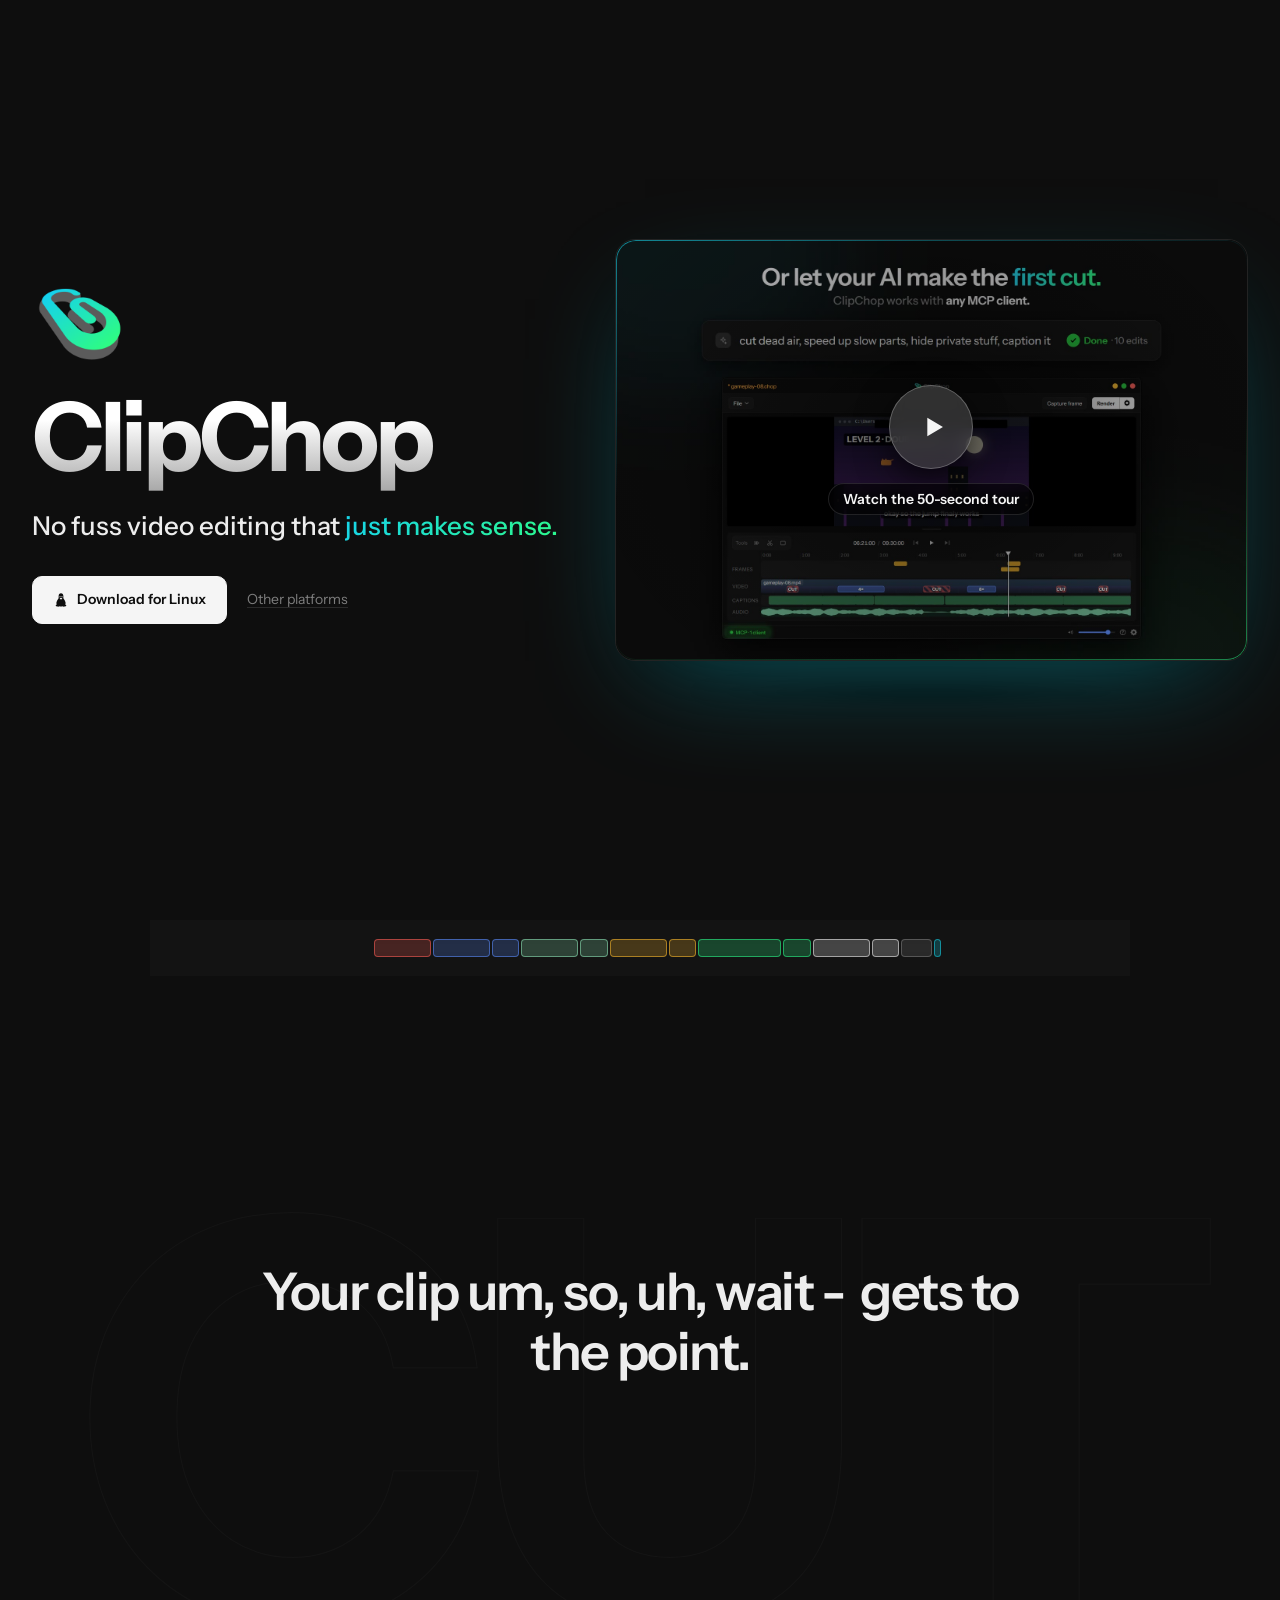
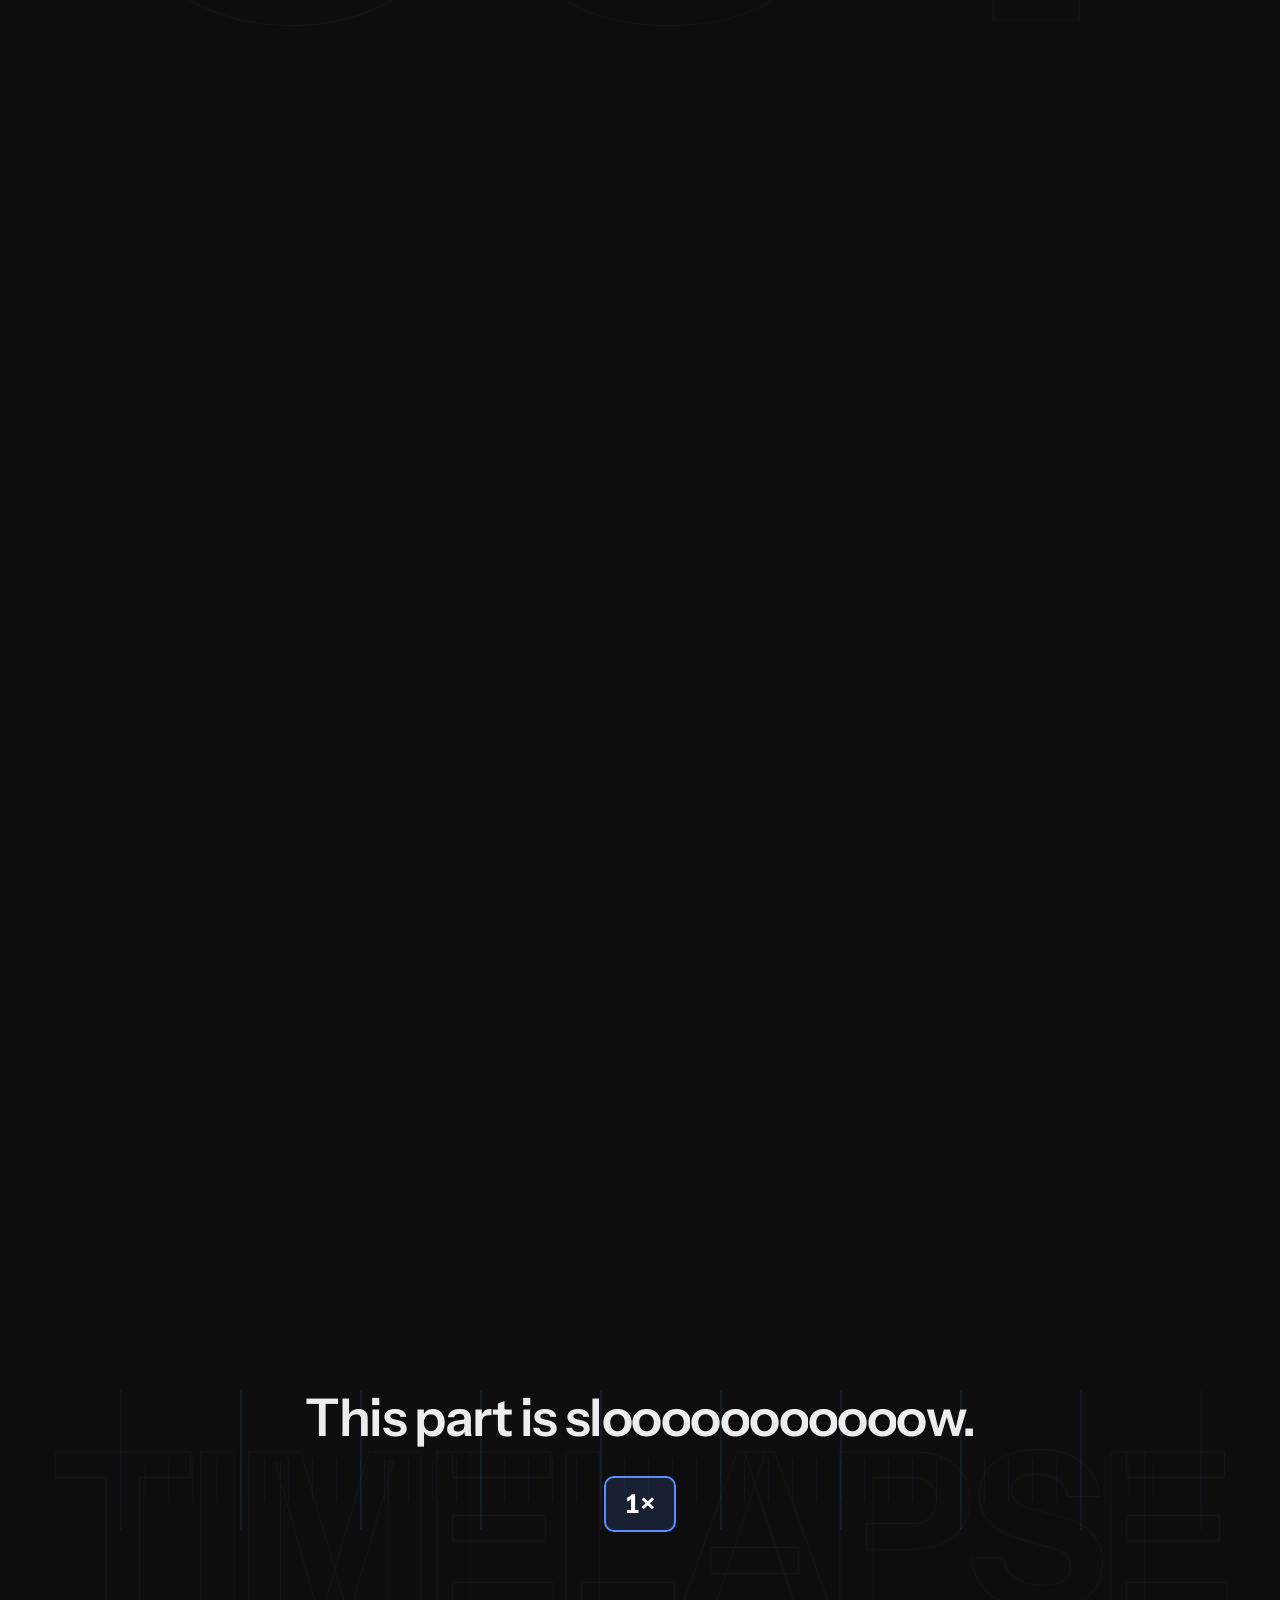
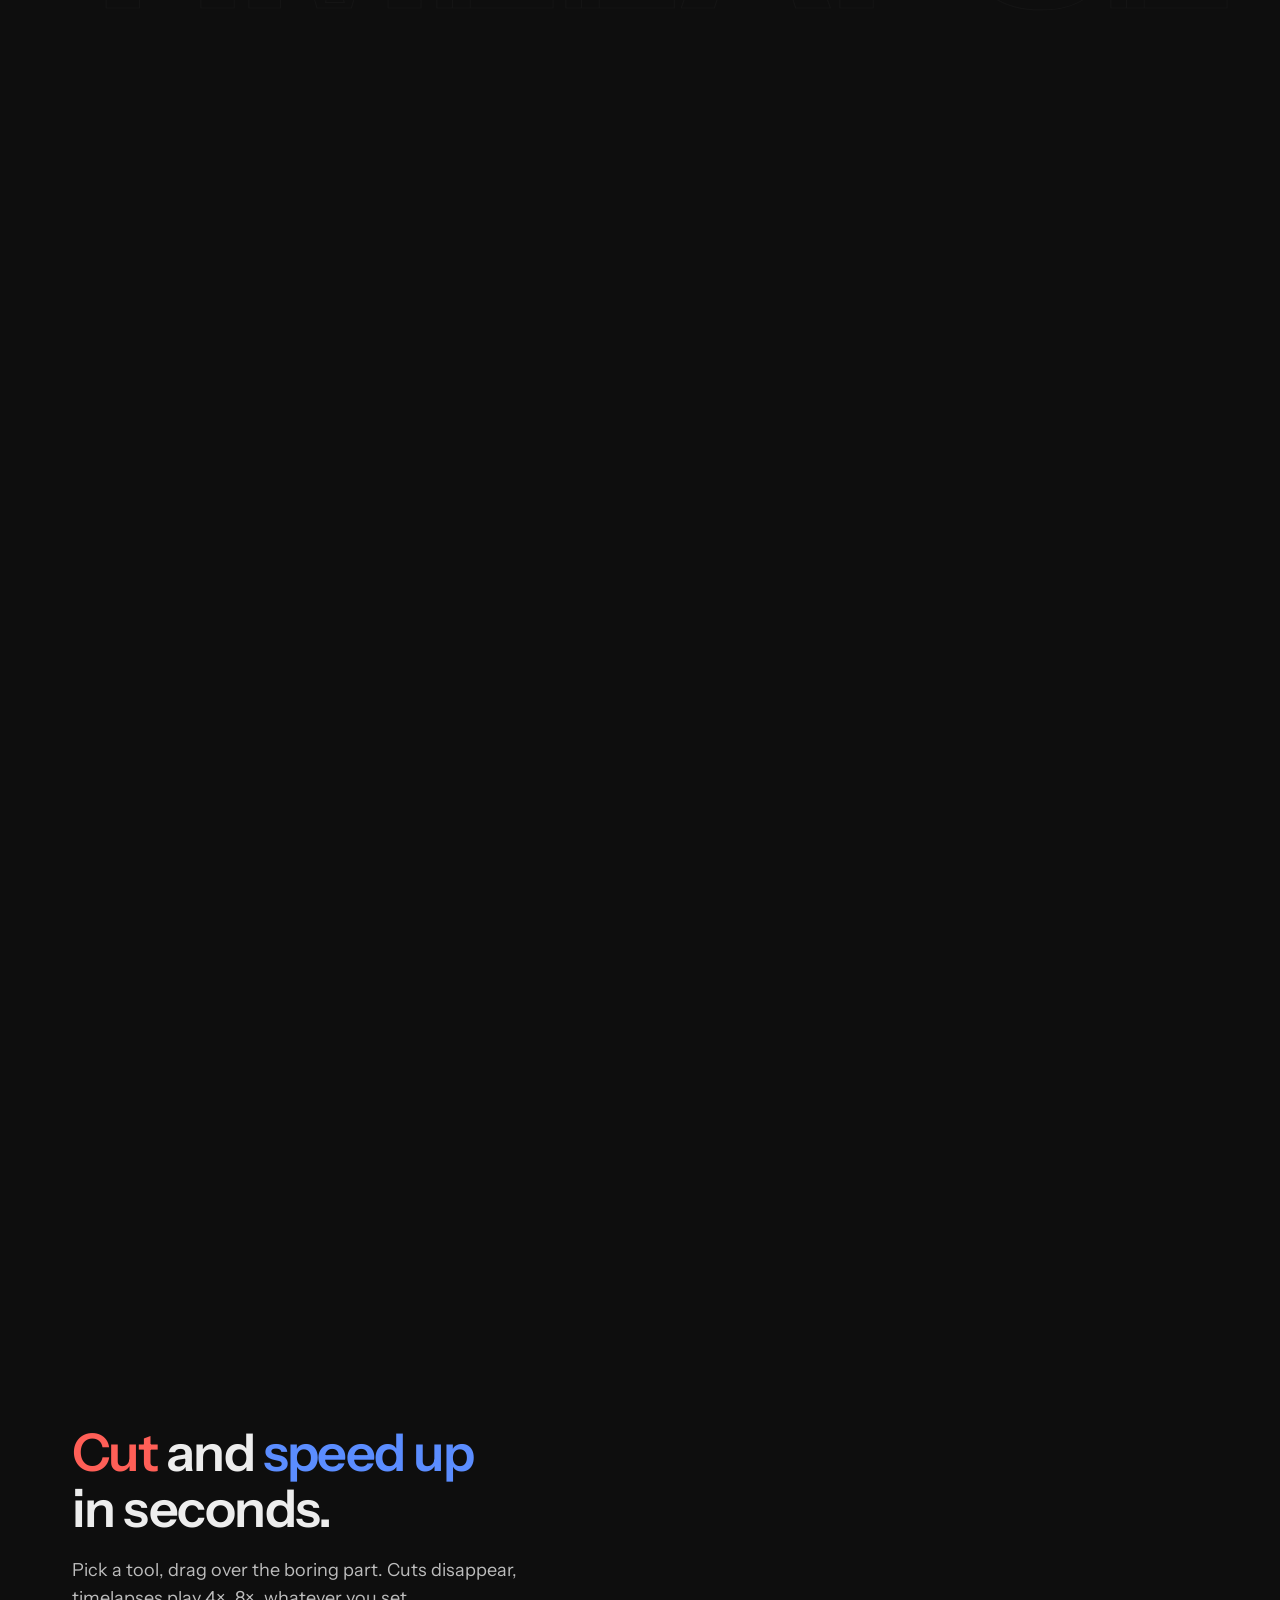
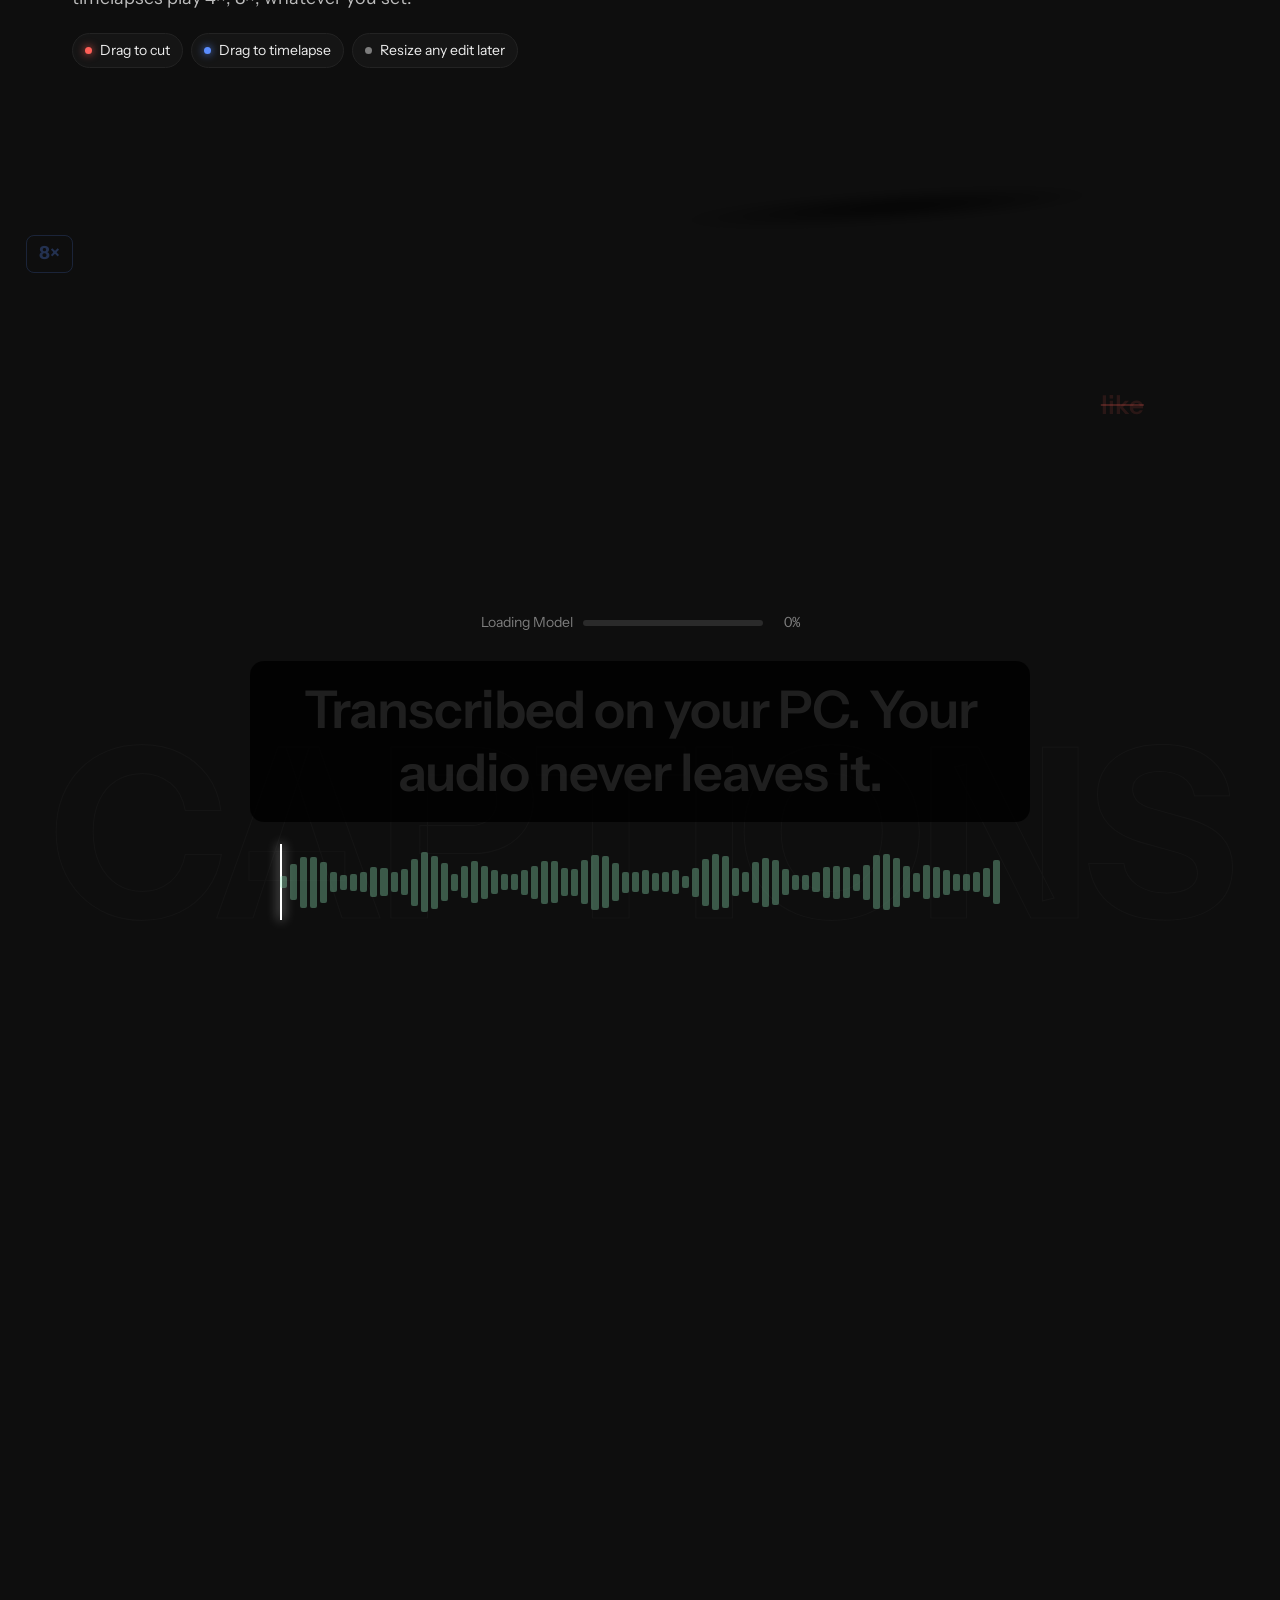
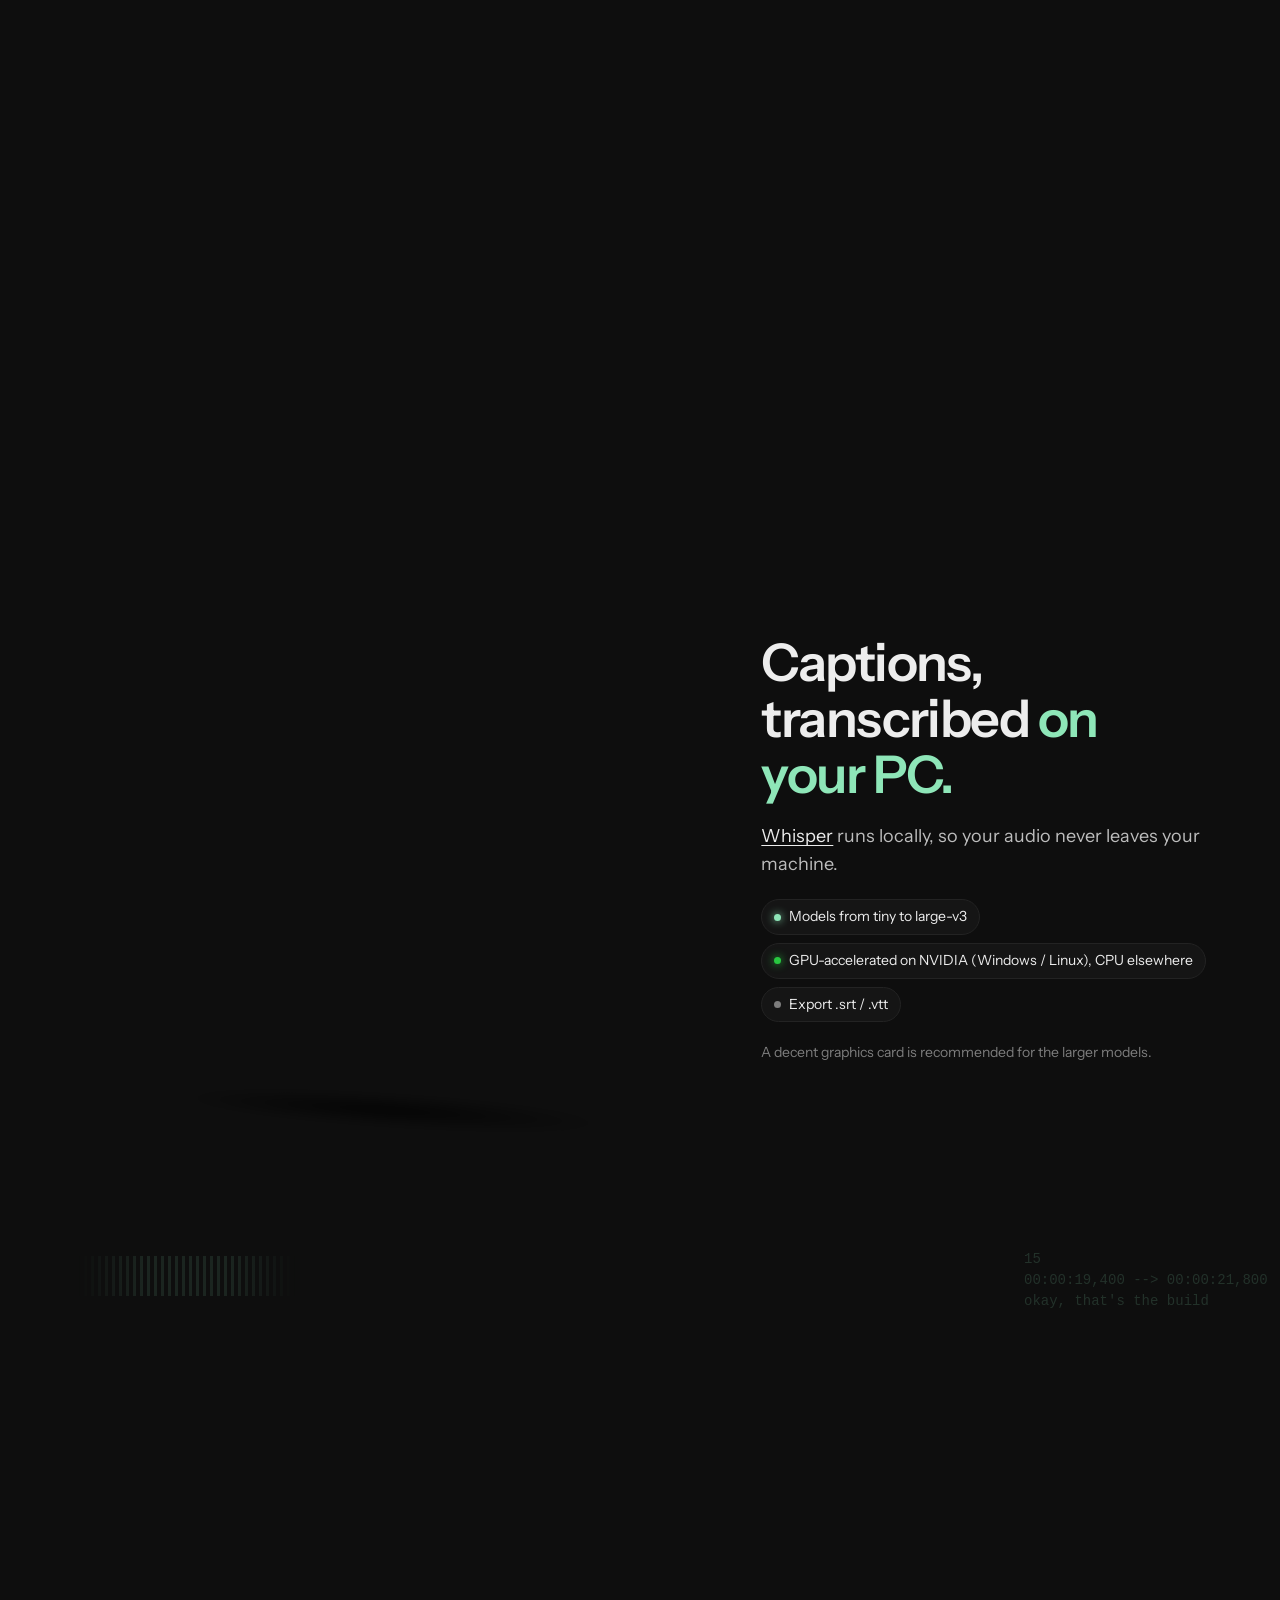
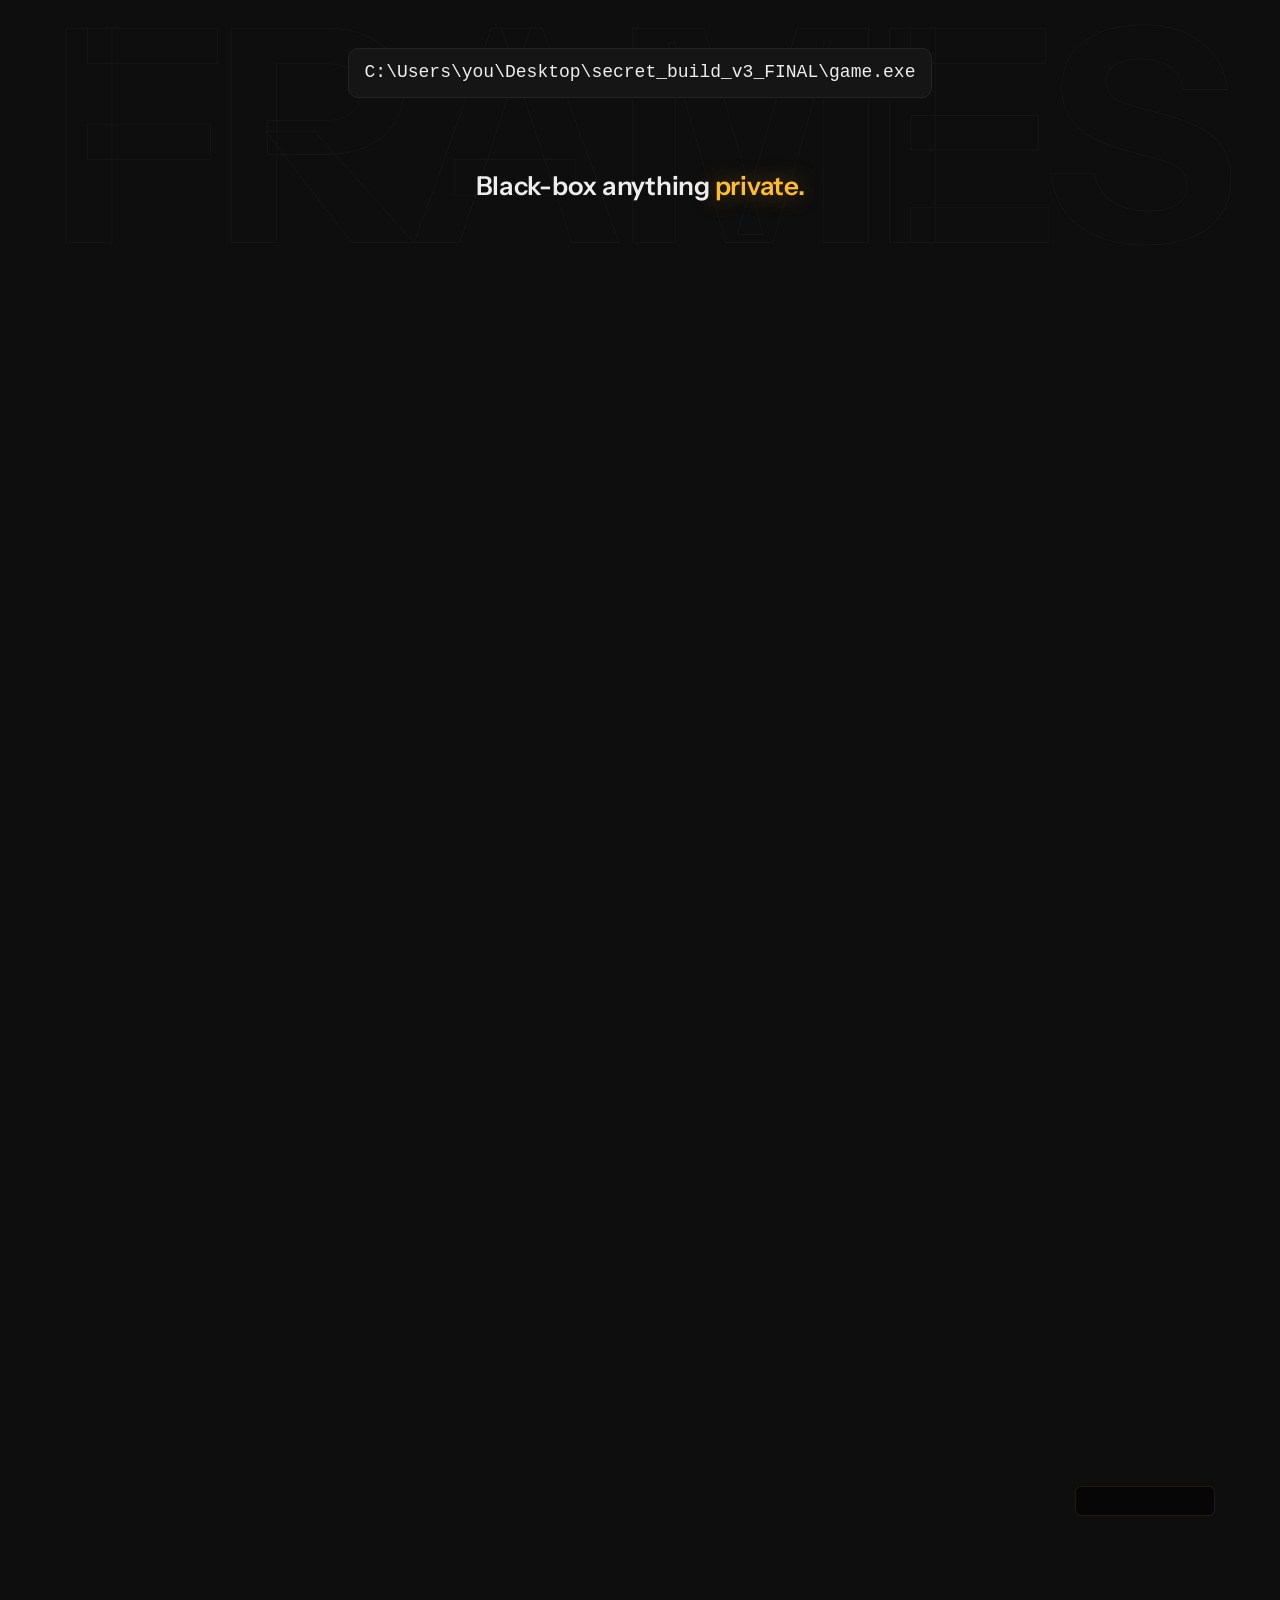
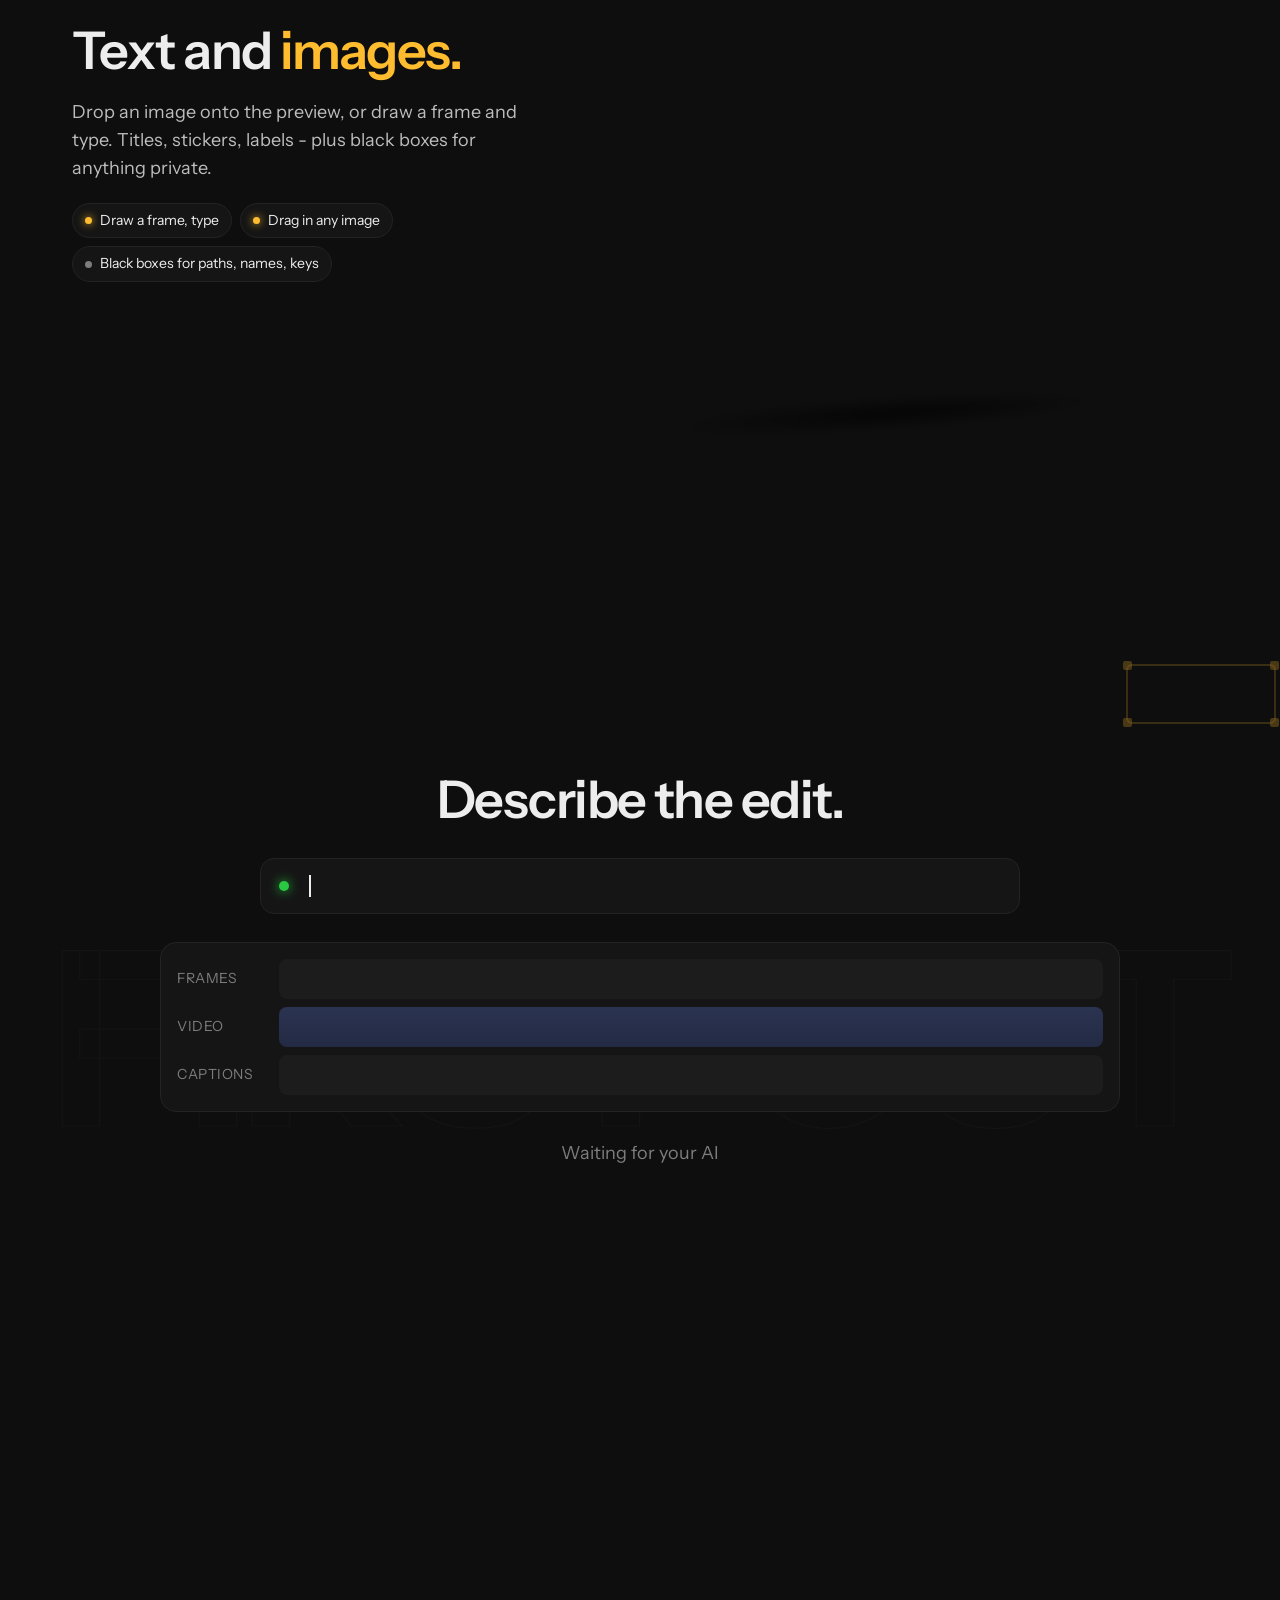
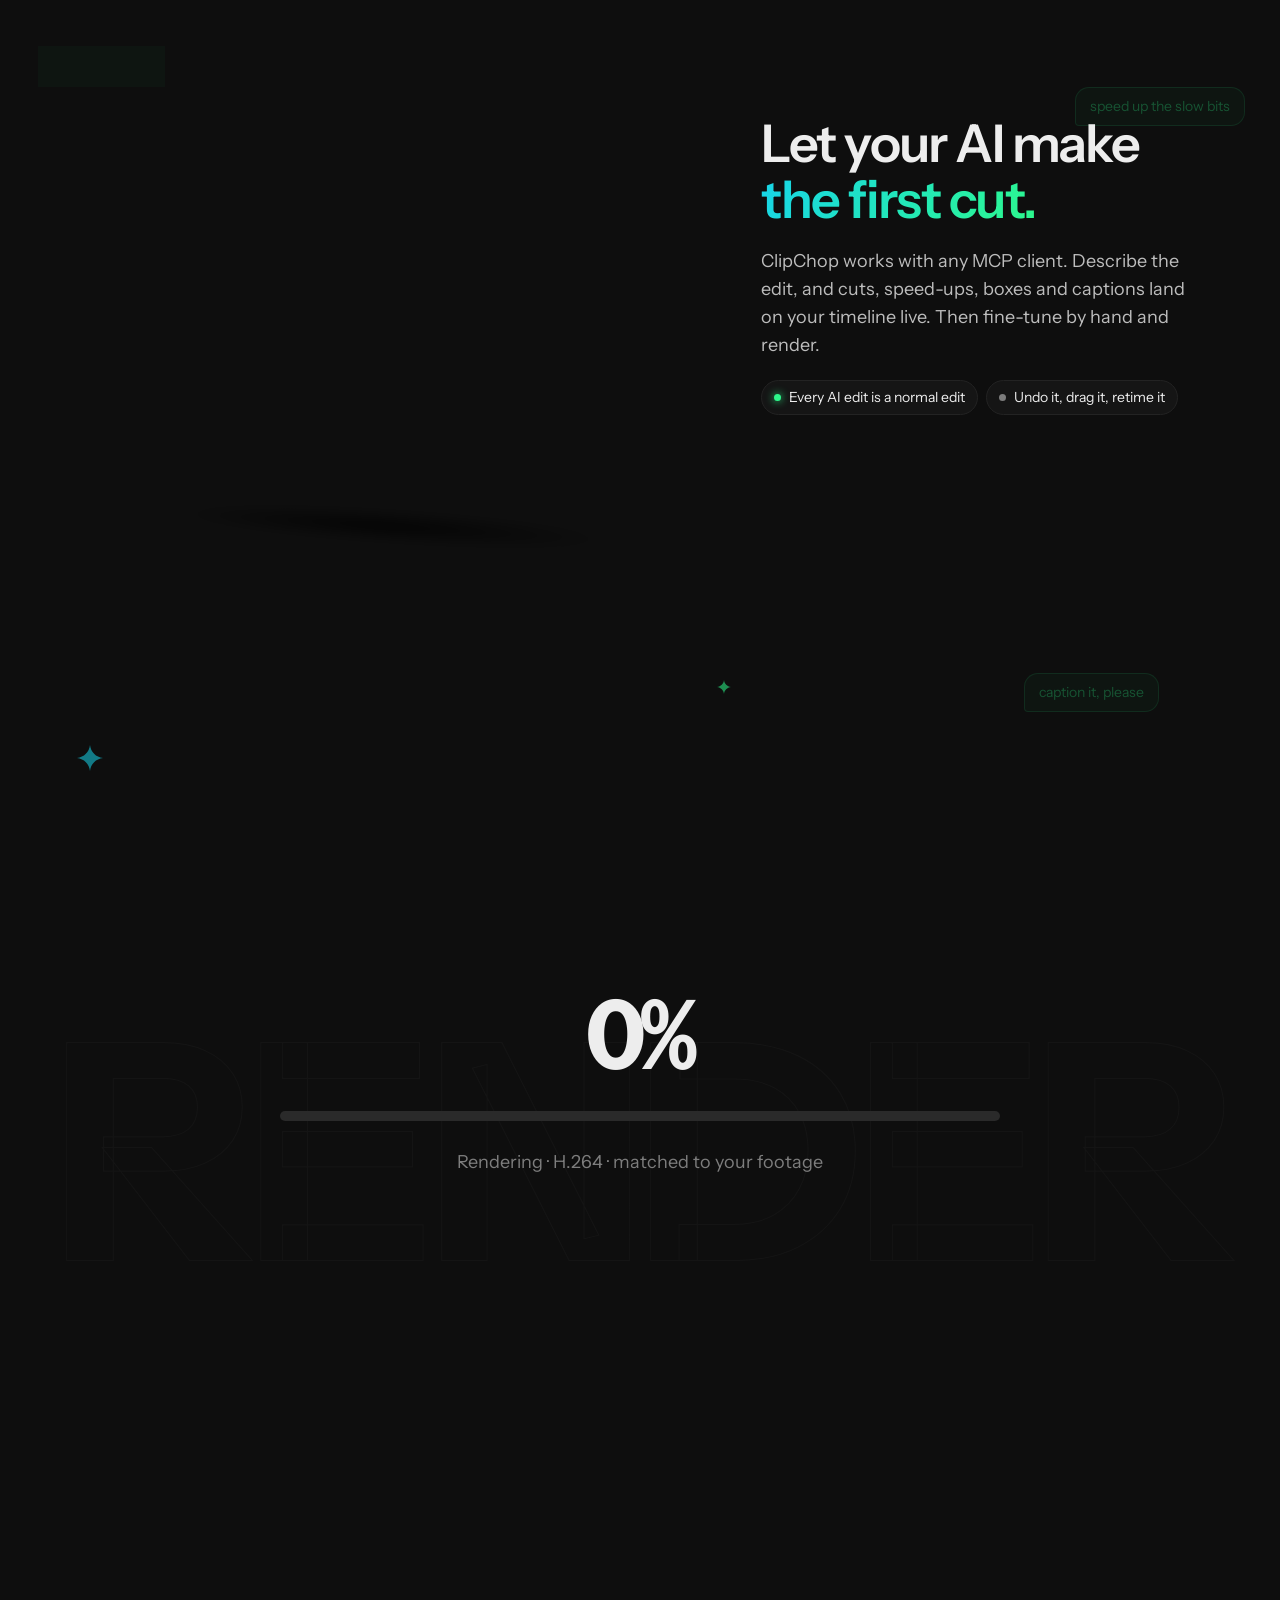
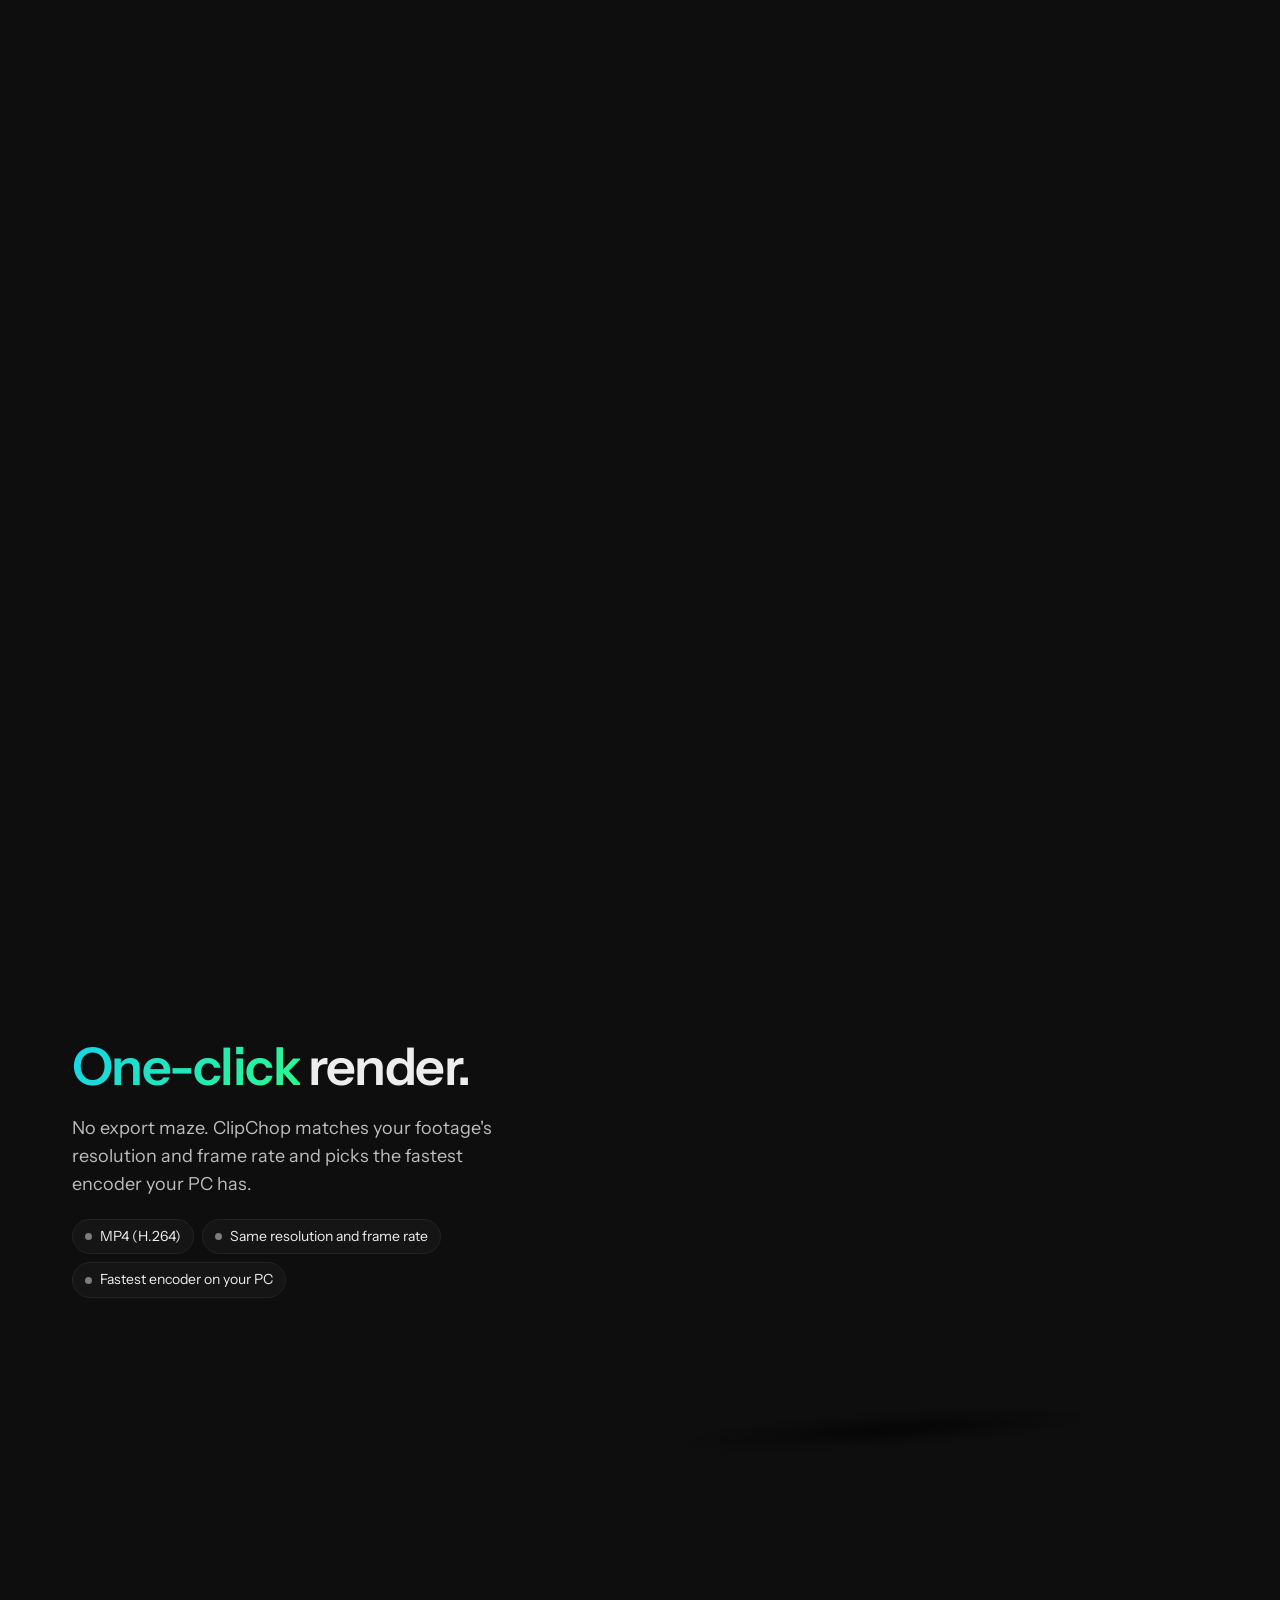
<file: index.html>
<!doctype html>
<html lang="en">
<head>
  <meta charset="utf-8">
  <meta name="viewport" content="width=device-width, initial-scale=1">
  <title>ClipChop - simple video editing</title>
  <meta name="description" content="No fuss video editing that just makes sense. Cut, speed up, black-box, caption with Whisper on your PC, or let your AI make the first cut. Windows, macOS, Linux.">
  <meta name="theme-color" content="#0e0e0e">
  <meta property="og:type" content="website">
  <meta property="og:title" content="ClipChop - simple video editing">
  <meta property="og:description" content="No fuss video editing that just makes sense.">
  <meta property="og:image" content="assets/brag.jpg">
  <meta property="og:video" content="assets/brag.mp4">
  <meta name="twitter:card" content="summary_large_image">
  <link rel="icon" type="image/png" href="assets/clipchop-appicon.png">
  <link rel="preload" href="assets/fonts/InstrumentSans.ttf" as="font" type="font/ttf" crossorigin>
  <link rel="stylesheet" href="vendor/lenis.css">
  <link rel="stylesheet" href="styles.css">
  <script defer src="https://cloud.umami.is/script.js" data-website-id="6dcefb8d-35ae-429a-947c-a0c11dccce45" data-domains="clipchop.om-rane.com"></script>
</head>
<body>
  <a class="skip" href="#main">Skip to content</a>

  <!-- Section-tinted colour wash behind everything (colour follows the section in view). -->
  <div class="ambient" aria-hidden="true"><i></i><i></i></div>

  <main id="main">
    <!-- 1. Hero -->
    <section class="hero" id="top" data-scroll data-seg="#f5f5f5" data-name="Intro">
      <!-- Living timeline: a giant faint editor timeline lying like a floor; the
           playhead sweeps on a loop and edits appear as it passes them. -->
      <div class="hero-bg" aria-hidden="true">
        <div class="htl" data-htl>
          <div class="htl-ruler"><span>0:00</span><span>1:00</span><span>2:00</span><span>3:00</span><span>4:00</span><span>5:00</span><span>6:00</span><span>7:00</span><span>8:00</span><span>9:00</span></div>
          <div class="htl-lane">
            <i class="r frame" style="--x:.06;--w:.08"></i>
            <i class="r frame" style="--x:.41;--w:.06"></i>
            <i class="r frame" style="--x:.72;--w:.09"></i>
          </div>
          <div class="htl-lane video">
            <i class="r speed" style="--x:.12;--w:.12"></i>
            <i class="r cut" style="--x:.29;--w:.05"></i>
            <i class="r cut" style="--x:.47;--w:.04"></i>
            <i class="r speed" style="--x:.55;--w:.14"></i>
            <i class="r cut" style="--x:.78;--w:.05"></i>
            <i class="r cut" style="--x:.9;--w:.04"></i>
          </div>
          <div class="htl-lane">
            <i class="r capt" style="--x:.03;--w:.07"></i>
            <i class="r capt" style="--x:.13;--w:.09"></i>
            <i class="r capt" style="--x:.26;--w:.06"></i>
            <i class="r capt" style="--x:.36;--w:.1"></i>
            <i class="r capt" style="--x:.5;--w:.07"></i>
            <i class="r capt" style="--x:.61;--w:.09"></i>
            <i class="r capt" style="--x:.74;--w:.06"></i>
            <i class="r capt" style="--x:.84;--w:.1"></i>
          </div>
          <span class="htl-head"></span>
        </div>
      </div>

      <div class="hero-text">
        <img class="hero-icon" src="assets/clipchop-appicon.png" alt="" width="96" height="96">
        <h1 class="wordmark">ClipChop</h1>
        <p class="tagline">No fuss video editing that <span class="c-grad">just makes sense.</span></p>
        <div class="dl-block">
          <a class="btn primary" data-dl data-dl-label href="#get">Download ClipChop</a>
          <a class="text-link" href="#get">Other platforms</a>
        </div>
      </div>

      <div class="hero-video" data-scroll>
        <div class="float">
          <div class="video-card" data-tilt>
            <video id="launch" preload="metadata" poster="assets/brag.jpg" playsinline aria-label="ClipChop launch video">
              <source src="assets/brag.mp4" type="video/mp4">
            </video>
            <button class="play" type="button" data-play aria-label="Play the launch video with sound">
              <svg viewBox="0 0 24 24" aria-hidden="true"><path d="M8 5.5v13l11-6.5z" fill="currentColor"/></svg>
              <span>Watch the 50-second tour</span>
            </button>
          </div>
        </div>

        <!-- Tool objects floating around the video; they follow the mouse by
             depth and scatter as the hero scrolls away. -->
        <div class="objs" aria-hidden="true">
          <span class="obj o-cut" style="--d:1.2;--dx:-320;--dy:-220;--rot:-40"><span class="bob">CUT</span></span>
          <span class="obj o-speed" style="--d:1.6;--dx:-360;--dy:260;--rot:30"><span class="bob">4×</span></span>
          <span class="obj o-frame" style="--d:.8;--dx:120;--dy:-320;--rot:25"><span class="bob"><i></i><i></i><i></i><i></i></span></span>
          <span class="obj o-capt" style="--d:1.3;--dx:280;--dy:300;--rot:-20"><span class="bob">it finally runs</span></span>
          <span class="obj o-sticker" style="--d:1.8;--dx:380;--dy:-60;--rot:60"><span class="bob"><img src="assets/sticker.svg" alt=""></span></span>
        </div>
      </div>
    </section>

    <!-- 2a. Scene: a cut closes the gap -->
    <section class="scene pin" id="cut" data-scroll="pin" data-seg="#ff5f57" data-name="Cut" style="--tc:#ff5f57">
      <div class="stage">
        <div class="bg" aria-hidden="true">
          <span class="bg-word" data-glow><span>CUT</span><span class="glow">CUT</span></span>
        </div>
        <p class="visually-hidden">Cut the dead air: your clip gets to the point.</p>
        <p class="kinetic cut-line" aria-hidden="true">Your clip <span class="cutspan"><span class="cut-words">um, so, uh, wait&nbsp;-</span><span class="cut-region"><b>CUT</b></span></span>gets to the point.</p>
        <p class="scene-sub cut-saved" aria-hidden="true">−4.2 s of dead air, gone.</p>
      </div>
    </section>

    <!-- 2b. Scene: timelapse squeezes the slow part -->
    <section class="scene pin" id="speed" data-scroll="pin" data-seg="#5b8dff" data-name="Timelapse" style="--tc:#5b8dff">
      <div class="stage">
        <div class="bg" aria-hidden="true">
          <span class="bg-word" data-glow><span>TIMELAPSE</span><span class="glow">TIMELAPSE</span></span>
        </div>
        <div class="ruler" aria-hidden="true"></div>
        <p class="visually-hidden">Speed up the slow parts.</p>
        <p class="kinetic slow-line" aria-hidden="true">This part is sl<span class="o0">o</span><span class="o" style="--i:0">o</span><span class="o" style="--i:1">o</span><span class="o" style="--i:2">o</span><span class="o" style="--i:3">o</span><span class="o" style="--i:4">o</span><span class="o" style="--i:5">o</span><span class="o" style="--i:6">o</span><span class="o" style="--i:7">o</span><span class="o" style="--i:8">o</span><span class="o" style="--i:9">o</span>w.</p>
        <span class="speed-pill" data-speed aria-hidden="true">1×</span>
      </div>
    </section>

    <!-- Feature 1 -->
    <section class="feature" data-scroll data-seg="#5b8dff" data-name="Cut &amp; speed" style="--tint:#ff5f57; --tint2:#5b8dff">
      <div class="bg" aria-hidden="true">
        <span class="px filler" style="--x:4%;--y:5%;--d:1.2">um</span>
        <span class="px filler hide-sm" style="--x:86%;--y:93%;--d:.8">like</span>
        <span class="px shard" style="--x:68%;--y:4%;--d:.9;--r:-6deg;--sw:130px"></span>
        <span class="px speed-tag" style="--x:94%;--y:42%;--d:1.4">4×</span>
        <span class="px speed-tag hide-sm" style="--x:2%;--y:76%;--d:.7">8×</span>
      </div>
      <div class="feature-text" data-scroll>
        <h2><span class="c-cut">Cut</span> and <span class="c-speed">speed up</span> in seconds.</h2>
        <p>Pick a tool, drag over the boring part. Cuts disappear, timelapses play 4×, 8×, whatever you set.</p>
        <ul class="chips">
          <li style="--c:#ff5f57">Drag to cut</li>
          <li style="--c:#5b8dff">Drag to timelapse</li>
          <li>Resize any edit later</li>
        </ul>
      </div>
      <figure class="loop-card" data-scroll>
        <div class="float" data-tilt>
          <video class="loop" muted loop playsinline preload="none" poster="assets/loops/cut-timelapse.jpg" aria-label="Dragging a red cut and a blue 4× timelapse onto the timeline; playback skips the cut and races through the timelapse.">
            <source src="assets/loops/cut-timelapse.mp4" type="video/mp4">
          </video>
        </div>
      </figure>
    </section>

    <!-- 3a. Scene: captions ripple in -->
    <section class="scene pin" id="captions" data-scroll="pin" data-seg="#8ee6b8" data-name="Captions" style="--tc:#8ee6b8">
      <div class="stage">
        <div class="bg" aria-hidden="true">
          <span class="bg-word" data-glow><span>CAPTIONS</span><span class="glow">CAPTIONS</span></span>
        </div>
        <div class="cap-status" aria-hidden="true">
          <span data-cap-status>Loading Model</span>
          <span class="track"><i></i></span>
          <span class="pct" data-cap-pct>0%</span>
        </div>
        <p class="visually-hidden">Transcribed on your PC. Your audio never leaves it.</p>
        <p class="cap-plate" data-words aria-hidden="true">Transcribed on your PC. Your audio never leaves it.</p>
        <div class="wave" data-wave aria-hidden="true"><span class="wave-head"></span></div>
      </div>
    </section>

    <!-- Feature 2 -->
    <section class="feature flip" data-scroll data-seg="#8ee6b8" data-name="Captions" style="--tint:#8ee6b8; --tint2:#28c840">
      <div class="bg" aria-hidden="true">
        <span class="px cue" style="--x:3%;--y:4%;--d:1.1">12<br>00:00:12,400 --&gt; 00:00:14,100<br>it finally runs</span>
        <span class="px cue hide-sm" style="--x:80%;--y:90%;--d:.7">15<br>00:00:19,400 --&gt; 00:00:21,800<br>okay, that's the build</span>
        <span class="px sliver" style="--x:62%;--y:3%;--d:1.4"></span>
        <span class="px sliver hide-sm" style="--x:6%;--y:93%;--d:.6"></span>
      </div>
      <div class="feature-text" data-scroll>
        <h2>Captions, transcribed <span class="c-capt">on your PC.</span></h2>
        <p><a href="https://openai.com/index/whisper/" target="_blank" rel="noopener">Whisper</a> runs locally, so your audio never leaves your machine.</p>
        <ul class="chips">
          <li style="--c:#8ee6b8">Models from tiny to large-v3</li>
          <li style="--c:#28c840">GPU-accelerated on NVIDIA (Windows / Linux), CPU elsewhere</li>
          <li>Export .srt / .vtt</li>
        </ul>
        <p class="fine">A decent graphics card is recommended for the larger models.</p>
      </div>
      <figure class="loop-card" data-scroll>
        <div class="float" data-tilt>
          <video class="loop" muted loop playsinline preload="none" poster="assets/loops/captions.jpg" aria-label="Clicking Generate captions; the model loads, transcription runs, and captions appear on the timeline.">
            <source src="assets/loops/captions.mp4" type="video/mp4">
          </video>
        </div>
      </figure>
    </section>

    <!-- 4a. Scene: black-box the private bit, then decorate -->
    <section class="scene pin" id="frames" data-scroll="pin" data-seg="#febc2e" data-name="Frames" style="--tc:#febc2e">
      <div class="stage">
        <div class="bg" aria-hidden="true">
          <span class="bg-word" data-glow><span>FRAMES</span><span class="glow">FRAMES</span></span>
        </div>
        <p class="visually-hidden">Black-box anything private. Then add a title or a sticker.</p>
        <div class="redact" aria-hidden="true">
          <span class="title-pop">Devlog #7: it finally runs</span>
          <div class="path">
            <span class="path-text">C:\Users\you\Desktop\secret_build_v3_FINAL\game.exe</span>
            <span class="frame-box"><i></i><i></i><i></i><i></i></span>
          </div>
          <img class="sticker" src="assets/sticker.svg" alt="">
        </div>
        <p class="frame-sub" data-frame-sub aria-hidden="true">Black-box anything <span class="c-frame">private.</span></p>
      </div>
    </section>

    <!-- Feature 3 -->
    <section class="feature" data-scroll data-seg="#febc2e" data-name="Text &amp; images" style="--tint:#febc2e; --tint2:#ff9d2e">
      <div class="bg" aria-hidden="true">
        <span class="px fr" style="--x:3%;--y:6%;--d:1.2;--fw:130px;--fh:76px"><i></i><i></i><i></i><i></i></span>
        <span class="px bb hide-sm" style="--x:84%;--y:4%;--d:.8;--fw:140px;--fh:30px"></span>
        <span class="px fr hide-sm" style="--x:88%;--y:88%;--d:1.5;--fw:150px;--fh:60px"><i></i><i></i><i></i><i></i></span>
        <img class="px mini-sticker" src="assets/sticker.svg" alt="" style="--x:4%;--y:88%;--d:.7">
      </div>
      <div class="feature-text" data-scroll>
        <h2>Text and <span class="c-frame">images.</span></h2>
        <p>Drop an image onto the preview, or draw a frame and type. Titles, stickers, labels - plus black boxes for anything private.</p>
        <ul class="chips">
          <li style="--c:#febc2e">Draw a frame, type</li>
          <li style="--c:#febc2e">Drag in any image</li>
          <li>Black boxes for paths, names, keys</li>
        </ul>
      </div>
      <figure class="loop-card" data-scroll>
        <div class="float" data-tilt>
          <video class="loop" muted loop playsinline preload="none" poster="assets/loops/text-images.jpg" aria-label="Drawing a black box over a private folder path, then adding a title and dropping a sticker image onto the preview.">
            <source src="assets/loops/text-images.mp4" type="video/mp4">
          </video>
        </div>
      </figure>
    </section>

    <!-- 5a. Scene: the AI lands ten edits, then you tweak -->
    <section class="scene pin tall" id="ai" data-scroll="pin" data-seg="#2df98b" data-name="AI first cut" style="--tc:#2df98b">
      <div class="stage">
        <div class="bg" aria-hidden="true">
          <span class="bg-word" data-glow><span>FIRST CUT</span><span class="glow">FIRST CUT</span></span>
        </div>
        <p class="ai-head" data-ai-head>Describe the edit.</p>
        <div class="ai-prompt" aria-hidden="true">
          <span class="ai-dot"></span>
          <span class="ai-typed" data-typed="cut dead air, speed up slow parts, hide private stuff, caption it"></span><span class="caret"></span>
        </div>
        <div class="mini-tl" aria-hidden="true">
          <div class="lane-row"><span class="lbl">Frames</span>
            <div class="lane">
              <span class="chip frame title" style="--x:2%;--w:12%;--s:.58">T&nbsp;Devlog #7</span>
              <span class="chip frame" style="--x:20%;--w:9%;--s:.405"></span>
              <span class="chip frame tweak-move" style="--x:64%;--w:8%;--s:.545"></span>
              <!-- Hand tweak 2: a cursor grabs the AI's box and drags it left. -->
              <svg class="cur cur-move" style="--x:64%;--w:8%" viewBox="0 0 20 24"><path d="M2 2v17l4.6-4.4 3.1 7 3-1.3-3-6.9H16z"/></svg>
            </div>
          </div>
          <div class="lane-row"><span class="lbl">Video</span>
            <div class="lane video">
              <span class="chip cut" style="--x:6%;--w:5%;--s:.30">CUT</span>
              <span class="chip speed" style="--x:15%;--w:12%;--s:.335">4×</span>
              <span class="chip cut tweak-grow" style="--x:31%;--w:4%;--s:.37">CUT</span>
              <span class="chip cut" style="--x:44%;--w:6%;--s:.44">CUT</span>
              <span class="chip speed" style="--x:56%;--w:14%;--s:.475">8×</span>
              <span class="chip cut" style="--x:80%;--w:5%;--s:.51">CUT</span>
              <!-- Hand tweak 1: a cursor grabs a cut's right edge and stretches it. -->
              <svg class="cur cur-grow" style="--x:31%;--w:4%" viewBox="0 0 20 24"><path d="M2 2v17l4.6-4.4 3.1 7 3-1.3-3-6.9H16z"/></svg>
            </div>
          </div>
          <div class="lane-row"><span class="lbl">Captions</span>
            <div class="lane">
              <span class="chip capt" style="--x:4%;--w:11%;--s:.62"></span>
              <span class="chip capt" style="--x:18%;--w:9%;--s:.62"></span>
              <span class="chip capt" style="--x:30%;--w:12%;--s:.62"></span>
              <span class="chip capt" style="--x:46%;--w:8%;--s:.62"></span>
              <span class="chip capt" style="--x:58%;--w:13%;--s:.62"></span>
              <span class="chip capt" style="--x:76%;--w:10%;--s:.62"></span>
            </div>
          </div>
          <span class="tl-head"></span>
        </div>
        <p class="ai-status" data-ai-status aria-hidden="true">Waiting for your AI</p>
      </div>
    </section>

    <!-- Feature 4 -->
    <section class="feature flip" data-scroll data-seg="#2df98b" data-name="AI first cut" style="--tint:#17d4ea; --tint2:#2df98b">
      <div class="bg" aria-hidden="true">
        <span class="px bubble" style="--x:3%;--y:4%;--d:1.1">cut the dead air</span>
        <span class="px bubble hide-sm" style="--x:80%;--y:91%;--d:.7">caption it, please</span>
        <span class="px bubble hide-sm" style="--x:84%;--y:3%;--d:1.4">speed up the slow bits</span>
        <span class="px spark" style="--x:40%;--y:5%;--d:1.6;--sz:22px;--dl:0s"><svg viewBox="0 0 24 24"><path d="M12 0c.8 6.6 5.4 11.2 12 12-6.6.8-11.2 5.4-12 12-.8-6.6-5.4-11.2-12-12C6.6 11.2 11.2 6.6 12 0z"/></svg></span>
        <span class="px spark" style="--x:95%;--y:45%;--d:.9;--sz:16px;--dl:-1.3s"><svg viewBox="0 0 24 24"><path d="M12 0c.8 6.6 5.4 11.2 12 12-6.6.8-11.2 5.4-12 12-.8-6.6-5.4-11.2-12-12C6.6 11.2 11.2 6.6 12 0z"/></svg></span>
        <span class="px spark hide-sm" style="--x:6%;--y:88%;--d:1.3;--sz:26px;--dl:-2.4s"><svg viewBox="0 0 24 24"><path d="M12 0c.8 6.6 5.4 11.2 12 12-6.6.8-11.2 5.4-12 12-.8-6.6-5.4-11.2-12-12C6.6 11.2 11.2 6.6 12 0z"/></svg></span>
        <span class="px spark hide-sm" style="--x:56%;--y:94%;--d:.6;--sz:14px;--dl:-0.7s"><svg viewBox="0 0 24 24"><path d="M12 0c.8 6.6 5.4 11.2 12 12-6.6.8-11.2 5.4-12 12-.8-6.6-5.4-11.2-12-12C6.6 11.2 11.2 6.6 12 0z"/></svg></span>
      </div>
      <div class="feature-text" data-scroll>
        <h2>Let your AI make <span class="c-grad">the first cut.</span></h2>
        <p>ClipChop works with any MCP client. Describe the edit, and cuts, speed-ups, boxes and captions land on your timeline live. Then fine-tune by hand and render.</p>
        <ul class="chips">
          <li style="--c:#2df98b">Every AI edit is a normal edit</li>
          <li>Undo it, drag it, retime it</li>
        </ul>
      </div>
      <figure class="loop-card" data-scroll>
        <div class="float" data-tilt>
          <video class="loop" muted loop playsinline preload="none" poster="assets/loops/mcp-tweak-render.jpg" aria-label="An AI assistant adds cuts, timelapses, black boxes and captions to the timeline; the user stretches a cut, moves a box and renders.">
            <source src="assets/loops/mcp-tweak-render.mp4" type="video/mp4">
          </video>
        </div>
      </figure>
    </section>

    <!-- 6a. Scene: render progress driven by scroll -->
    <section class="scene pin" id="render" data-scroll="pin" data-seg="#f5f5f5" data-name="Render" style="--tc:#2df98b">
      <div class="stage">
        <div class="bg" aria-hidden="true">
          <span class="bg-word" data-glow><span>RENDER</span><span class="glow">RENDER</span></span>
        </div>
        <p class="render-pct" aria-hidden="true"><span data-render-pct>0</span>%</p>
        <div class="render-bar" aria-hidden="true"><i></i></div>
        <p class="scene-sub" data-render-status aria-hidden="true">Rendering</p>
      </div>
    </section>

    <!-- Feature 5 -->
    <section class="feature" data-scroll data-seg="#f5f5f5" data-name="Render" style="--tint:#f5f5f5; --tint2:#7d7d7d">
      <div class="bg" aria-hidden="true">
        <span class="px tiles" style="--x:3%;--y:3%;--d:1.1;--fw:180px;--fh:110px"></span>
        <span class="px spec" style="--x:86%;--y:8%;--d:1.4">H.264</span>
        <span class="px spec hide-sm" style="--x:5%;--y:93%;--d:.8">1920×1080</span>
        <span class="px spec hide-sm" style="--x:82%;--y:93%;--d:1.2">60 fps</span>
      </div>
      <div class="feature-text" data-scroll>
        <h2><span class="c-grad">One-click</span> render.</h2>
        <p>No export maze. ClipChop matches your footage's resolution and frame rate and picks the fastest encoder your PC has.</p>
        <ul class="chips">
          <li>MP4 (H.264)</li>
          <li>Same resolution and frame rate</li>
          <li>Fastest encoder on your PC</li>
        </ul>
      </div>
      <figure class="loop-card" data-scroll>
        <div class="float" data-tilt>
          <video class="loop" muted loop playsinline preload="none" poster="assets/loops/render.jpg" aria-label="Clicking Render; a progress bar fills and the finished MP4 is ready.">
            <source src="assets/loops/render.mp4" type="video/mp4">
          </video>
        </div>
      </figure>
    </section>

    <!-- 3. Personal note -->
    <section class="note" id="note" data-seg="#7d7d7d" data-name="A note">
      <div class="note-inner">
        <h2>Why I made this.</h2>
        <p class="reveal">I work on a lot of creative projects, but documenting them was always a chore. Opening DaVinci Resolve or Blender just to trim a devlog felt like overkill.</p>
        <p class="reveal">So I started leaving screen recording on and asking Claude to stitch it into a video. It worked, but I couldn't fine-tune the edits.</p>
        <p class="reveal">That's why I made ClipChop: intuitive, easy to pick up, no bloat. Download it, install it, start editing.</p>
        <p class="sig">- Om</p>
      </div>
    </section>

    <!-- 4. Get ClipChop -->
    <section class="get" id="get" data-seg="#17d4ea" data-name="Download">
      <h2 class="get-title" data-scroll><span class="half l">Get Clip</span><span class="half r">Chop.</span></h2>
      <p class="get-lead">Windows, macOS and Linux. No account needed.</p>

      <div class="platforms">
        <article class="plat" data-os="windows">
          <svg class="plat-icon" viewBox="0 0 24 24" aria-hidden="true"><path fill="currentColor" d="M3 5.1 10.4 4v7.1H3zm8.3-1.2L21 2.5v8.6h-9.7zM3 12h7.4v7.1L3 18zm8.3 0H21v8.6l-9.7-1.4z"/></svg>
          <h3>Windows</h3>
          <div class="plat-btns">
            <a class="btn primary" data-asset="windows-exe" href="#">Installer (.exe)</a>
            <a class="btn" data-asset="windows-msi" href="#">.msi</a>
          </div>
          <p class="fine">Ready on Windows 11. On Windows 10, install <a href="https://developer.microsoft.com/microsoft-edge/webview2/" target="_blank" rel="noopener">Microsoft WebView2</a> first.</p>
        </article>
        <article class="plat" data-os="mac">
          <svg class="plat-icon" viewBox="0 0 24 24" aria-hidden="true"><path fill="currentColor" d="M16.4 12.6c0-2.5 2-3.7 2.1-3.7-1.2-1.7-3-1.9-3.6-2-1.5-.2-3 .9-3.8.9s-2-.9-3.3-.8a4.9 4.9 0 0 0-4.1 2.5c-1.8 3.1-.5 7.6 1.3 10.1.8 1.2 1.8 2.6 3.1 2.5 1.2 0 1.7-.8 3.2-.8s1.9.8 3.2.8c1.3 0 2.2-1.2 3-2.4a10 10 0 0 0 1.4-2.8 4.3 4.3 0 0 1-2.5-4.3zM14 5.2A4.3 4.3 0 0 0 15 2a4.4 4.4 0 0 0-2.9 1.5 4.1 4.1 0 0 0-1 3.1A3.6 3.6 0 0 0 14 5.2z"/></svg>
          <h3>macOS</h3>
          <div class="plat-btns">
            <a class="btn primary" data-asset="mac-dmg" href="#">Disk image (.dmg)</a>
          </div>
          <p class="fine">For Apple Silicon Macs. First launch: right-click the app and choose Open.</p>
        </article>
        <article class="plat" data-os="linux">
          <svg class="plat-icon" viewBox="0 0 24 24" aria-hidden="true"><path fill="currentColor" d="M12 2c-2.2 0-3.6 1.9-3.6 4.6 0 1.3.3 2.2-.4 3.4-.9 1.5-2.7 3.6-2.9 6.2-.1 1.1.2 2 .7 2.6-.7.4-1.6.6-1.7 1.4-.1 1 1.6 1.2 3.3 1.7 1.2.3 2-.1 2.6-.6.6.2 1.3.3 2 .3s1.4-.1 2-.3c.6.5 1.4.9 2.6.6 1.7-.5 3.4-.7 3.3-1.7-.1-.8-1-1-1.7-1.4.5-.6.8-1.5.7-2.6-.2-2.6-2-4.7-2.9-6.2-.7-1.2-.4-2.1-.4-3.4C15.6 3.9 14.2 2 12 2zm-1.5 4.1c.4 0 .7.5.7 1.1s-.3 1.1-.7 1.1-.7-.5-.7-1.1.3-1.1.7-1.1zm3 0c.4 0 .7.5.7 1.1s-.3 1.1-.7 1.1-.7-.5-.7-1.1.3-1.1.7-1.1zM12 9c.9 0 1.9.6 1.9 1s-1 1-1.9 1-1.9-.6-1.9-1S11.1 9 12 9z"/></svg>
          <h3>Linux</h3>
          <div class="plat-btns">
            <a class="btn primary" data-asset="linux-appimage" href="#">.AppImage</a>
            <a class="btn" data-asset="linux-deb" href="#">.deb</a>
            <a class="btn" data-asset="linux-rpm" href="#">.rpm</a>
          </div>
          <p class="fine">Built on Ubuntu 22.04.</p>
        </article>
      </div>

      <!-- Pricing slot: add a card here once pricing is decided, e.g.
      <div class="price-card"><h3>Free while in early access</h3><p>…</p></div> -->
    </section>
  </main>

  <footer class="footer">
    <img src="assets/clipchop-appicon.png" alt="" width="24" height="24">
    <span>© <span data-year>2026</span> ClipChop</span>
    <span class="made">Designed by a Human, Developed using AI</span>
    <span class="sp"></span>
    <a href="feedback.html">Feedback</a>
    <a href="licenses.html">Third-party notices</a>
    <a href="mailto:ima.omrane@gmail.com" target="_blank" rel="noopener">Contact</a>
  </footer>

  <!-- The page as a timeline: one coloured region per section, playhead = scroll. -->
  <nav class="scrubber" data-scrubber aria-label="Page sections">
    <a class="btn primary sm" data-dl href="#get">Download</a>
    <span class="tc" data-tc>00:00:00</span>
    <div class="scrub-track" data-scrub-track><span class="scrub-head" data-scrub-head></span></div>
    <span class="tc dim">00:53:21</span>
    <a class="btn sm" data-feedback href="feedback.html">Feedback</a>
  </nav>

  <script src="vendor/lenis.min.js"></script>
  <script src="main.js"></script>
</body>
</html>
</file>
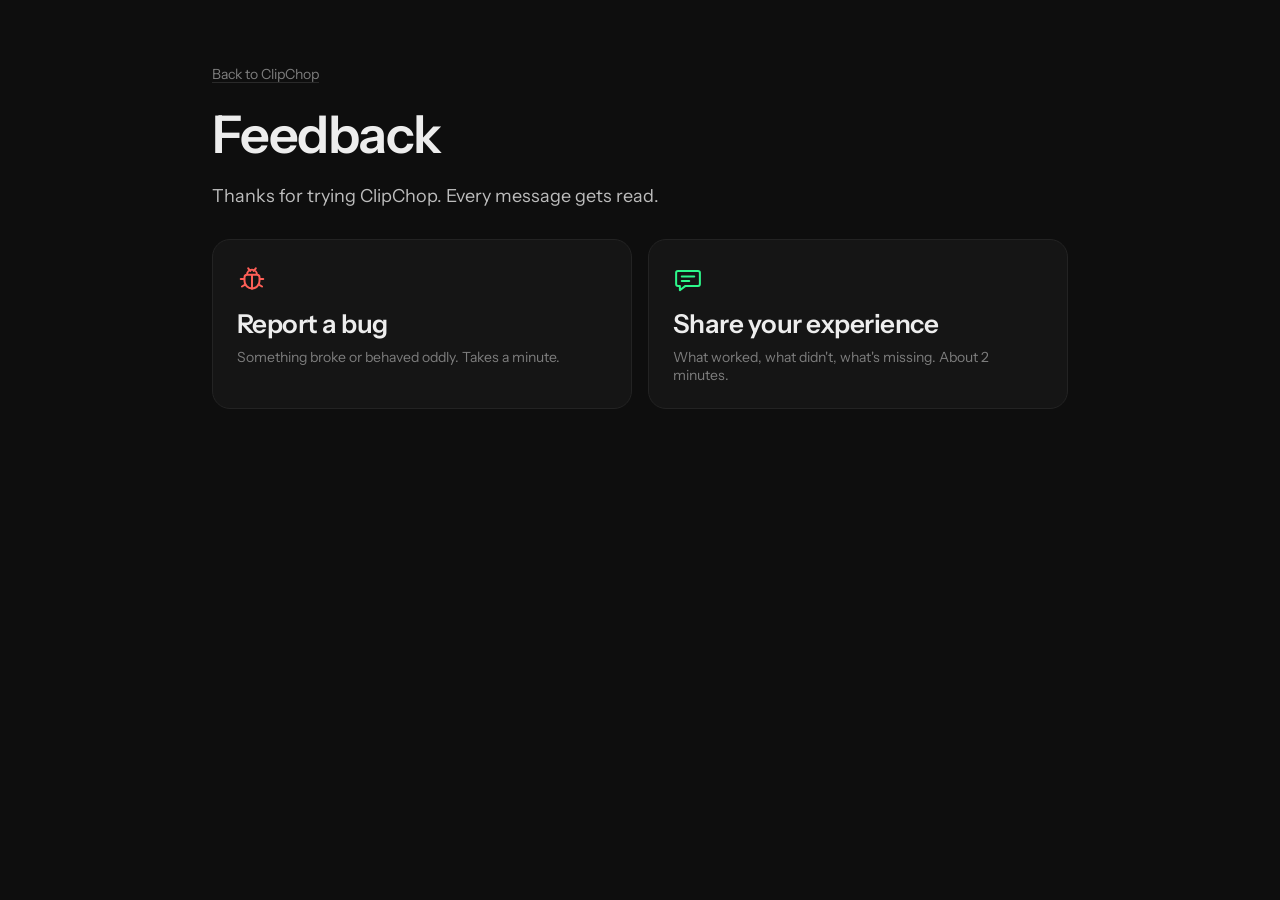
<file: feedback.html>
<!doctype html>
<html lang="en">
<head>
  <meta charset="utf-8">
  <meta name="viewport" content="width=device-width, initial-scale=1">
  <title>Feedback - ClipChop</title>
  <meta name="description" content="Report a bug or share your experience with ClipChop.">
  <meta name="theme-color" content="#0e0e0e">
  <link rel="icon" type="image/png" href="assets/clipchop-appicon.png">
  <link rel="stylesheet" href="styles.css">
  <link rel="stylesheet" href="feedback.css">
  <script defer src="https://cloud.umami.is/script.js" data-website-id="6dcefb8d-35ae-429a-947c-a0c11dccce45" data-domains="clipchop.om-rane.com"></script>
</head>
<body>
  <main class="lic fb">
    <a class="text-link" href="index.html">Back to ClipChop</a>
    <h1>Feedback</h1>
    <p>Thanks for trying ClipChop. Every message gets read.</p>

    <!-- Step 1: pick a path -->
    <div class="fb-pick" role="tablist" aria-label="Feedback type">
      <button class="fb-card" type="button" role="tab" data-pick="bug" aria-selected="false" aria-controls="form-bug" style="--c:#ff5f57">
        <svg viewBox="0 0 24 24" aria-hidden="true"><path d="M9 3.5 10.6 5.6M15 3.5l-1.6 2.1M8 8.5h8a2 2 0 0 1 2 2v3a6 6 0 0 1-12 0v-3a2 2 0 0 1 2-2zM12 8.5V20M6 12H3M21 12h-3M6.5 16.5l-2.5 1.5M17.5 16.5l2.5 1.5M8 8.5a4 4 0 0 1 8 0"/></svg>
        <span class="fb-card-title">Report a bug</span>
        <span class="fb-card-sub">Something broke or behaved oddly. Takes a minute.</span>
      </button>
      <button class="fb-card" type="button" role="tab" data-pick="experience" aria-selected="false" aria-controls="form-experience" style="--c:#2df98b">
        <svg viewBox="0 0 24 24" aria-hidden="true"><path d="M4 5.5h16a1.5 1.5 0 0 1 1.5 1.5v9a1.5 1.5 0 0 1-1.5 1.5H10l-4.5 3.5V17.5H4A1.5 1.5 0 0 1 2.5 16V7A1.5 1.5 0 0 1 4 5.5zM7 10h10M7 13.5h6"/></svg>
        <span class="fb-card-title">Share your experience</span>
        <span class="fb-card-sub">What worked, what didn't, what's missing. About 2 minutes.</span>
      </button>
    </div>

    <!-- Step 2a: bug report (minimal) -->
    <form class="fb-form" id="form-bug" data-form="bug" role="tabpanel" hidden novalidate>
      <h2>Report a bug</h2>
      <label class="fld">
        <span class="f-lbl">What happened? <em>Required</em></span>
        <span class="hint">What were you doing, and what went wrong? Steps to repeat it help a lot.</span>
        <textarea name="what" rows="6" required></textarea>
      </label>
      <div class="row2">
        <label class="fld">
          <span class="f-lbl">Your system</span>
          <select name="system" data-os-select>
            <option value="">Choose…</option>
            <option>Windows 11</option>
            <option>Windows 10</option>
            <option>macOS (Apple Silicon)</option>
            <option>macOS (Intel)</option>
            <option>Linux</option>
          </select>
        </label>
        <label class="fld">
          <span class="f-lbl">ClipChop version</span>
          <input name="version" type="text" value="1.0.2">
        </label>
      </div>
      <label class="fld">
        <span class="f-lbl">Email</span>
        <span class="hint">Optional. Only if you'd like a reply.</span>
        <input name="email" type="email" autocomplete="email">
      </label>
      <label class="hp" aria-hidden="true">Leave empty <input name="company" type="text" tabindex="-1" autocomplete="off"></label>
      <div class="fb-actions">
        <button class="btn primary" type="submit">Send bug report</button>
        <span class="fb-msg" data-msg role="status"></span>
      </div>
    </form>

    <!-- Step 2b: experience (longer) -->
    <form class="fb-form" id="form-experience" data-form="experience" role="tabpanel" hidden novalidate>
      <h2>Share your experience</h2>

      <label class="fld">
        <span class="f-lbl">Your system</span>
        <select name="system" data-os-select>
          <option value="">Choose…</option>
          <option>Windows 11</option>
          <option>Windows 10</option>
          <option>macOS (Apple Silicon)</option>
          <option>macOS (Intel)</option>
          <option>Linux</option>
        </select>
      </label>

      <div class="fld" role="group" aria-labelledby="q1">
        <span class="f-lbl" id="q1">What do you mostly make videos for?</span>
        <div class="chipset">
          <label><input type="checkbox" name="uses" value="Devlogs"><span>Devlogs</span></label>
          <label><input type="checkbox" name="uses" value="Tutorials"><span>Tutorials</span></label>
          <label><input type="checkbox" name="uses" value="Gameplay clips"><span>Gameplay clips</span></label>
          <label><input type="checkbox" name="uses" value="Work demos"><span>Work demos</span></label>
          <label><input type="checkbox" name="uses" value="Social posts"><span>Social posts</span></label>
          <label><input type="checkbox" name="uses" value="Other"><span>Other</span></label>
        </div>
      </div>

      <div class="fld" role="group" aria-labelledby="q2">
        <span class="f-lbl" id="q2">How easy was ClipChop to pick up?</span>
        <div class="scale" data-scale>
          <span class="end">I got lost</span>
          <div class="seg">
            <label><input type="radio" name="ease" value="1"><span>1</span></label>
            <label><input type="radio" name="ease" value="2"><span>2</span></label>
            <label><input type="radio" name="ease" value="3"><span>3</span></label>
            <label><input type="radio" name="ease" value="4"><span>4</span></label>
            <label><input type="radio" name="ease" value="5"><span>5</span></label>
          </div>
          <span class="end">Instantly</span>
        </div>
      </div>

      <div class="fld" role="group" aria-labelledby="q3">
        <span class="f-lbl" id="q3">Did download, install and first launch go smoothly?</span>
        <div class="chipset">
          <label><input type="radio" name="install" value="Yes"><span>Yes</span></label>
          <label><input type="radio" name="install" value="Had a hiccup"><span>Had a hiccup</span></label>
        </div>
      </div>
      <label class="fld" data-if-hiccup hidden>
        <span class="f-lbl">What happened?</span>
        <textarea name="hiccup" rows="3"></textarea>
      </label>

      <div class="fld" role="group" aria-labelledby="q4">
        <span class="f-lbl" id="q4">Which features did you use?</span>
        <div class="chipset">
          <label style="--c:#ff5f57"><input type="checkbox" name="features" value="Cut"><span>Cut</span></label>
          <label style="--c:#5b8dff"><input type="checkbox" name="features" value="Timelapse"><span>Timelapse</span></label>
          <label style="--c:#febc2e"><input type="checkbox" name="features" value="Text and images"><span>Text and images</span></label>
          <label style="--c:#febc2e"><input type="checkbox" name="features" value="Black boxes"><span>Black boxes</span></label>
          <label style="--c:#8ee6b8"><input type="checkbox" name="features" value="Captions (Whisper)"><span>Captions (Whisper)</span></label>
          <label style="--c:#2df98b"><input type="checkbox" name="features" value="AI first cut (MCP)"><span>AI first cut (MCP)</span></label>
          <label><input type="checkbox" name="features" value="Render"><span>Render</span></label>
        </div>
      </div>

      <label class="fld">
        <span class="f-lbl">What frustrated you, or felt missing?</span>
        <textarea name="frustrated" rows="4"></textarea>
      </label>
      <label class="fld">
        <span class="f-lbl">What did you like most?</span>
        <textarea name="liked" rows="3"></textarea>
      </label>

      <div class="fld" role="group" aria-labelledby="q5">
        <span class="f-lbl" id="q5">How likely are you to recommend ClipChop to a friend?</span>
        <div class="scale" data-scale>
          <span class="end">Not likely</span>
          <div class="seg seg-10">
            <label><input type="radio" name="recommend" value="1"><span>1</span></label>
            <label><input type="radio" name="recommend" value="2"><span>2</span></label>
            <label><input type="radio" name="recommend" value="3"><span>3</span></label>
            <label><input type="radio" name="recommend" value="4"><span>4</span></label>
            <label><input type="radio" name="recommend" value="5"><span>5</span></label>
            <label><input type="radio" name="recommend" value="6"><span>6</span></label>
            <label><input type="radio" name="recommend" value="7"><span>7</span></label>
            <label><input type="radio" name="recommend" value="8"><span>8</span></label>
            <label><input type="radio" name="recommend" value="9"><span>9</span></label>
            <label><input type="radio" name="recommend" value="10"><span>10</span></label>
          </div>
          <span class="end">Very likely</span>
        </div>
      </div>

      <label class="fld">
        <span class="f-lbl">How did you find ClipChop?</span>
        <input name="source" type="text">
      </label>
      <label class="fld">
        <span class="f-lbl">Email</span>
        <span class="hint">Optional. Only if you're happy for me to follow up.</span>
        <input name="email" type="email" autocomplete="email">
      </label>
      <label class="hp" aria-hidden="true">Leave empty <input name="company" type="text" tabindex="-1" autocomplete="off"></label>
      <div class="fb-actions">
        <button class="btn primary" type="submit">Send feedback</button>
        <span class="fb-msg" data-msg role="status"></span>
      </div>
    </form>

    <!-- Step 3: thanks -->
    <div class="fb-thanks" data-thanks hidden>
      <h2>Thank you!</h2>
      <p data-thanks-text>Your feedback is on its way.</p>
      <div class="fb-actions">
        <a class="btn" href="index.html">Back to ClipChop</a>
        <button class="btn" type="button" data-again>Send another</button>
      </div>
    </div>
  </main>

  <script src="feedback.js"></script>
</body>
</html>
</file>
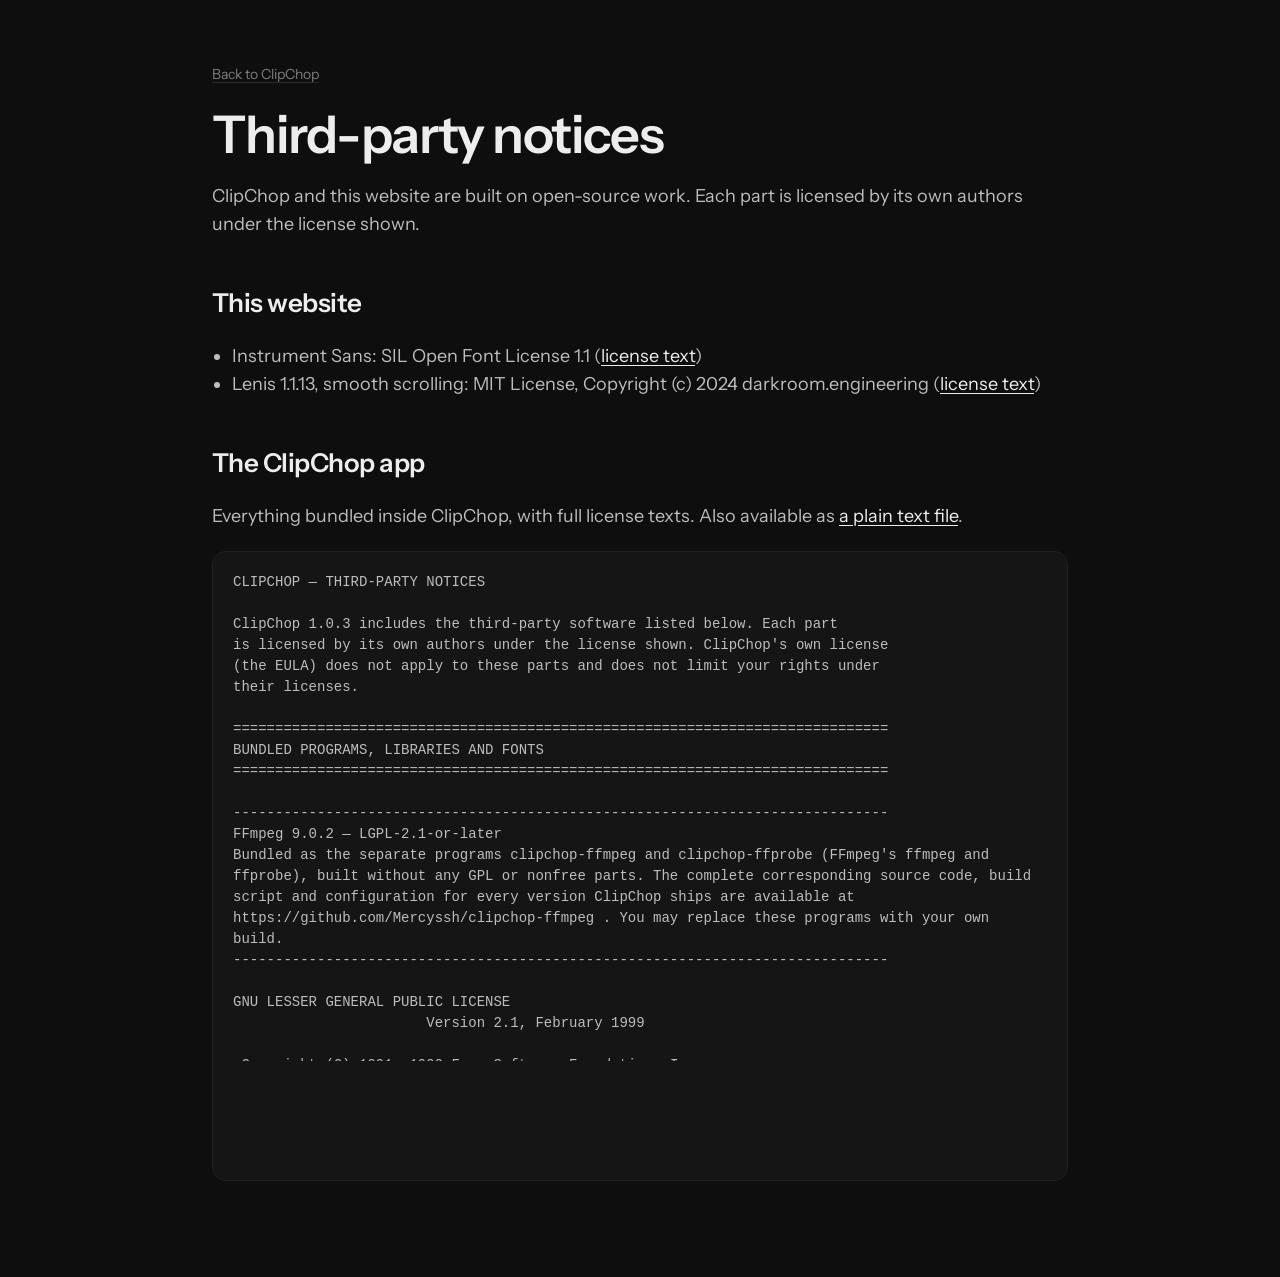
<file: licenses.html>
<!doctype html>
<html lang="en">
<head>
  <meta charset="utf-8">
  <meta name="viewport" content="width=device-width, initial-scale=1">
  <title>Third-party notices - ClipChop</title>
  <meta name="theme-color" content="#0e0e0e">
  <link rel="icon" type="image/png" href="assets/clipchop-appicon.png">
  <link rel="stylesheet" href="styles.css">
  <script defer src="https://cloud.umami.is/script.js" data-website-id="6dcefb8d-35ae-429a-947c-a0c11dccce45" data-domains="clipchop.om-rane.com"></script>
</head>
<body>
  <main class="lic">
    <a class="text-link" href="index.html">Back to ClipChop</a>
    <h1>Third-party notices</h1>
    <p>ClipChop and this website are built on open-source work. Each part is licensed by its own authors under the license shown.</p>

    <h2>This website</h2>
    <ul>
      <li>Instrument Sans: SIL Open Font License 1.1 (<a href="assets/fonts/InstrumentSans-OFL.txt">license text</a>)</li>
      <li>Lenis 1.1.13, smooth scrolling: MIT License, Copyright (c) 2024 darkroom.engineering (<a href="vendor/LICENSE-lenis.txt">license text</a>)</li>
    </ul>

    <h2>The ClipChop app</h2>
    <p>Everything bundled inside ClipChop, with full license texts. Also available as <a href="licenses/THIRD-PARTY-NOTICES.txt">a plain text file</a>.</p>
    <pre id="notices">Loading…</pre>
  </main>

  <script>
    fetch("licenses/THIRD-PARTY-NOTICES.txt")
      .then((r) => (r.ok ? r.text() : Promise.reject(r.status)))
      .then((t) => (document.getElementById("notices").textContent = t))
      .catch(() => {
        document.getElementById("notices").textContent = "Couldn't load the notices here. Open the plain text file linked above.";
      });
  </script>
</body>
</html>
</file>
<file: vendor/lenis.css>
html.lenis,
html.lenis body {
  height: auto;
}

.lenis.lenis-smooth {
  scroll-behavior: auto !important;
}

.lenis.lenis-smooth [data-lenis-prevent] {
  overscroll-behavior: contain;
}

.lenis.lenis-stopped {
  overflow: hidden;
}

.lenis.lenis-smooth iframe {
  pointer-events: none;
}
</file>
<file: styles.css>
/* ClipChop site. Same theme as the app (src/app.css in the ClipChop repo):
   near-black chrome, #151515 panels, white accent, Instrument Sans, plus the
   tool colours (cut red, timelapse blue, frame amber, caption green) and the
   icon's cyan→green gradient.

   Scroll animation: main.js writes a 0→1 progress `--p` onto every
   [data-scroll] element; the CSS below derives each effect from it. */

@font-face {
  font-family: "Instrument Sans";
  src: url("assets/fonts/InstrumentSans.ttf") format("truetype");
  font-weight: 400 700;
  font-style: normal;
  font-display: swap;
}
@font-face {
  font-family: "Instrument Sans";
  src: url("assets/fonts/InstrumentSans-Italic.ttf") format("truetype");
  font-weight: 400 700;
  font-style: italic;
  font-display: swap;
}

:root {
  color-scheme: dark;

  /* App theme */
  --bg: #0e0e0e;
  --panel: #151515;
  --panel2: #1c1c1c;
  --line: #232323;
  --line-strong: #2a2a2a;
  --txt: #ededed;
  --dim: #7d7d7d;
  --accent: #f5f5f5;

  /* Tool colours */
  --cut: #ff5f57;
  --speed: #5b8dff;
  --frame: #febc2e;
  --capt: #8ee6b8;
  --mcp: #28c840;
  --cyan: #17d4ea;
  --green: #2df98b;
  --grad: linear-gradient(120deg, var(--cyan), var(--green));

  --font: "Instrument Sans", system-ui, sans-serif;
  --mono: ui-monospace, "Cascadia Code", Consolas, monospace;
  --ease: cubic-bezier(0.32, 0.72, 0, 1);
  --ease-out: cubic-bezier(0.16, 1, 0.3, 1);

  /* The whole type scale: five sizes, nothing else. */
  --fs-1: 14px;
  --fs-2: 18px;
  --fs-3: 26px;
  --fs-4: 52px;
  --fs-5: 96px;

  --gutter: 32px;
  --max: 1200px;
  --amb: var(--cyan);
}
@media (max-width: 760px) {
  :root {
    --fs-3: 22px;
    --fs-4: 36px;
    --fs-5: 64px;
    --gutter: 16px;
  }
}

*,
*::before,
*::after {
  box-sizing: border-box;
}
html {
  /* No CSS smooth scrolling: Lenis (main.js) handles it. */
  background: var(--bg);
  overflow-x: clip;
}
body {
  margin: 0;
  background: var(--bg);
  color: var(--txt);
  font-family: var(--font);
  font-size: var(--fs-2);
  line-height: 1.55;
  -webkit-font-smoothing: antialiased;
  text-rendering: optimizeLegibility;
  overflow-x: clip;
}
h1, h2, h3, p, ul, figure {
  margin: 0;
}
img, video {
  display: block;
  max-width: 100%;
}
a {
  color: inherit;
}
:focus-visible {
  outline: 2px solid var(--accent);
  outline-offset: 3px;
  border-radius: 6px;
}
.dim {
  color: var(--dim);
}
.visually-hidden {
  position: absolute;
  width: 1px;
  height: 1px;
  margin: -1px;
  overflow: hidden;
  clip-path: inset(50%);
  white-space: nowrap;
}
.skip {
  position: fixed;
  left: 16px;
  top: -60px;
  z-index: 100;
  padding: 8px 14px;
  background: var(--accent);
  color: var(--bg);
  border-radius: 8px;
  font-size: var(--fs-1);
  font-weight: 600;
  text-decoration: none;
}
.skip:focus {
  top: 16px;
}

/* ---- Ambient colour wash (follows the section in view) ---- */
.ambient {
  position: fixed;
  inset: 0;
  z-index: -1;
  pointer-events: none;
  overflow: hidden;
}
.ambient i {
  position: absolute;
  width: 70vmax;
  height: 70vmax;
  border-radius: 50%;
  background: var(--amb);
  filter: blur(120px);
  opacity: 0.09;
  transition: background-color 1.2s var(--ease);
}
.ambient i:first-child {
  left: -30vmax;
  top: -25vmax;
}
.ambient i:last-child {
  right: -35vmax;
  bottom: -35vmax;
  opacity: 0.06;
}

/* ---- Buttons ---- */
.btn {
  display: inline-flex;
  align-items: center;
  justify-content: center;
  gap: 8px;
  padding: 12px 20px;
  background: var(--panel2);
  color: var(--txt);
  border: 1px solid var(--line-strong);
  border-radius: 10px;
  font-size: var(--fs-1);
  font-weight: 600;
  text-decoration: none;
  white-space: nowrap;
  transition:
    border-color 0.2s var(--ease),
    transform 0.25s var(--ease-out),
    box-shadow 0.25s var(--ease-out);
}
.btn:hover {
  border-color: var(--accent);
  transform: translateY(-1px);
}
.btn.primary {
  background: var(--accent);
  border-color: var(--accent);
  color: var(--bg);
}
.btn.primary:hover {
  box-shadow: 0 8px 30px -8px color-mix(in srgb, var(--green) 60%, transparent);
}
.btn .os-icon {
  width: 16px;
  height: 16px;
  flex: 0 0 auto;
}
.btn.sm {
  padding: 7px 14px;
}
.text-link {
  color: var(--dim);
  font-size: var(--fs-1);
  text-decoration: underline;
  text-underline-offset: 3px;
  text-decoration-color: var(--line-strong);
}
.text-link:hover {
  color: var(--txt);
}


/* ---- Hero ---- */
.hero {
  position: relative;
  isolation: isolate;
  padding: 12vh var(--gutter);
  text-align: center;
}

/* Living timeline backdrop: a giant faint timeline lying back like a floor.
   main.js drives --hp (playhead 0→1 on a 12 s loop) and --fade; each region
   appears as the playhead passes its --x. */
.hero-bg {
  /* Floor timeline switched off for now; remove this line to bring it back. */
  display: none;
  position: absolute;
  z-index: -1;
  top: 0;
  bottom: 0;
  left: 50%;
  width: 100vw;
  transform: translateX(-50%);
  overflow: hidden;
  pointer-events: none;
}
.htl {
  --hp: 0;
  --fade: 1;
  position: absolute;
  left: -12%;
  right: -12%;
  bottom: 2%;
  height: 72%;
  display: grid;
  grid-template-rows: 34px repeat(3, 1fr);
  gap: 14px;
  padding: 0 4%;
  transform-origin: 50% 100%;
  transform:
    perspective(900px)
    translate3d(calc(var(--mx, 0) * -24px), var(--rise, 0px), 0)
    rotateX(52deg);
  -webkit-mask: linear-gradient(to top, #000 30%, transparent 92%);
  mask: linear-gradient(to top, #000 30%, transparent 92%);
  opacity: 0.6;
}
.htl-ruler {
  display: flex;
  justify-content: space-between;
  align-items: flex-end;
  border-bottom: 1px solid #ffffff1a;
  font-size: var(--fs-2);
  color: #ffffff30;
  font-variant-numeric: tabular-nums;
}
.htl-lane {
  position: relative;
  border-radius: 14px;
  background: #ffffff07;
  border: 1px solid #ffffff0d;
}
.htl-lane.video {
  background: #5b8dff12;
}
.htl .r {
  --on: clamp(0, (var(--hp) - var(--x)) * 40, 1);
  position: absolute;
  top: 12%;
  bottom: 12%;
  left: calc(var(--x) * 100%);
  width: calc(var(--w) * 100%);
  border: 2px solid;
  border-radius: 10px;
  transform-origin: 0 50%;
  transform: scaleX(var(--on));
  opacity: calc(var(--on) * var(--fade));
}
.htl .r.cut {
  border-color: #ff5f57aa;
  background: repeating-linear-gradient(-45deg, #ff5f5740 0 12px, #ff5f5714 12px 24px);
}
.htl .r.speed {
  border-color: #5b8dffaa;
  background: #5b8dff2a;
  box-shadow: 0 0 40px -6px #5b8dff88;
}
.htl .r.frame {
  border-color: #febc2eaa;
  background: #0009;
}
.htl .r.capt {
  border-width: 1px;
  border-color: #8ee6b866;
  background: #8ee6b822;
}
.htl-head {
  position: absolute;
  top: 0;
  bottom: 0;
  left: calc(4% + var(--hp) * 92%);
  width: 3px;
  background: #fff;
  box-shadow: 0 0 24px #fff, 0 0 60px #ffffff80;
  opacity: var(--fade);
}

/* Floating tool objects around the hero video. Outer .obj follows the mouse
   (by depth --d) and scatters on scroll (--sc); inner .bob idles. */
.objs {
  --sc: clamp(0, (var(--p, 0.5) - 0.5) / 0.32, 1);
  /* Temporarily hidden; remove this line to bring the objects back. */
  display: none;
  position: absolute;
  inset: 0;
  pointer-events: none;
}
.obj {
  position: absolute;
  z-index: 2;
  transform: translate3d(
      calc(var(--mx, 0) * var(--d) * 22px + var(--sc) * var(--dx) * 1px),
      calc(var(--my, 0) * var(--d) * 16px + var(--sc) * var(--dy) * 1px),
      0
    )
    rotate(calc(var(--sc) * var(--rot) * 1deg));
  opacity: calc(1 - var(--sc));
}
.obj .bob {
  display: flex;
  align-items: center;
  justify-content: center;
  animation: bob 6s ease-in-out infinite;
  animation-delay: calc(var(--d) * -2.3s);
}
.o-cut {
  top: -7%;
  left: -6%;
}
.o-cut .bob {
  padding: 8px 18px;
  border: 2px solid var(--cut);
  border-radius: 10px;
  background: repeating-linear-gradient(-45deg, #ff5f5770 0 8px, #ff5f5730 8px 16px), #1a0d0d;
  font-size: var(--fs-1);
  font-weight: 700;
  letter-spacing: 0.08em;
  color: #fff;
  box-shadow: 0 16px 40px -12px #ff5f57aa;
  rotate: -8deg;
}
.o-speed {
  bottom: 6%;
  left: -9%;
}
.o-speed .bob {
  padding: 8px 20px;
  border: 2px solid var(--speed);
  border-radius: 10px;
  background: #131c33;
  font-size: var(--fs-3);
  font-weight: 700;
  color: #fff;
  box-shadow: 0 0 40px -4px var(--speed);
  rotate: 6deg;
}
.o-frame {
  top: -9%;
  right: 14%;
}
.o-frame .bob {
  position: relative;
  width: 120px;
  height: 64px;
  border: 2px solid var(--frame);
  border-radius: 6px;
  background: #000c;
  box-shadow: 0 0 30px -6px var(--frame);
  rotate: 4deg;
}
.o-frame i,
.fr i {
  position: absolute;
  width: 9px;
  height: 9px;
  background: var(--frame);
  border-radius: 2px;
}
.o-frame i:nth-child(1), .fr i:nth-child(1) { left: -5px; top: -5px; }
.o-frame i:nth-child(2), .fr i:nth-child(2) { right: -5px; top: -5px; }
.o-frame i:nth-child(3), .fr i:nth-child(3) { left: -5px; bottom: -5px; }
.o-frame i:nth-child(4), .fr i:nth-child(4) { right: -5px; bottom: -5px; }
.o-capt {
  bottom: -8%;
  right: 4%;
}
.o-capt .bob {
  padding: 8px 16px;
  border-radius: 10px;
  background: #000d;
  border: 1px solid #8ee6b855;
  font-size: var(--fs-2);
  font-weight: 600;
  color: var(--capt);
  white-space: nowrap;
  box-shadow: 0 16px 40px -14px #8ee6b8aa;
}
.o-sticker {
  top: 34%;
  right: -8%;
}
.o-sticker img {
  width: 150px;
  filter: drop-shadow(0 14px 22px #000b);
  rotate: 10deg;
}
@media (max-width: 1099px) {
  .o-frame,
  .o-capt,
  .o-sticker {
    display: none;
  }
  .o-cut { left: -2%; top: -10%; }
  .o-speed { left: auto; right: -2%; bottom: -10%; }
}

/* Idle float shared by the video cards and the hero objects. */
@keyframes bob {
  0%, 100% { transform: translateY(0) rotate(0deg); }
  50% { transform: translateY(-12px) rotate(0.6deg); }
}
.float {
  position: relative;
  animation: bob 7s ease-in-out infinite;
}
/* Soft floor shadow that shrinks as the card rises. */
.float::after {
  content: "";
  position: absolute;
  z-index: -1;
  left: 12%;
  right: 12%;
  bottom: -46px;
  height: 30px;
  border-radius: 50%;
  background: radial-gradient(closest-side, #000c, transparent);
  filter: blur(6px);
  animation: bob-shadow 7s ease-in-out infinite;
}
@keyframes bob-shadow {
  0%, 100% { transform: translateY(0) scale(1); opacity: 0.9; }
  50% { transform: translateY(12px) scale(0.86); opacity: 0.6; }
}
.hero-text {
  display: flex;
  flex-direction: column;
  align-items: center;
}
.hero-icon {
  width: 96px;
  height: 96px;
  animation: icon-in 1.1s var(--ease-out) both;
}
@keyframes icon-in {
  from {
    opacity: 0;
    transform: translateY(20px) rotate(-25deg) scale(0.7);
  }
}
.wordmark {
  /* Padding gives the tight-tracked final "p" (overhang + descender) room
     inside the gradient's background box, so background-clip: text can't
     crop it; matching negative margins keep the layout where it was. */
  padding: 0 0.12em 0.14em;
  margin: 12px -0.12em -0.14em;
  font-size: var(--fs-5);
  font-weight: 700;
  letter-spacing: -0.045em;
  line-height: 1.1;
  background: linear-gradient(180deg, #fff 30%, #9a9a9a);
  -webkit-background-clip: text;
  background-clip: text;
  color: transparent;
}
.tagline {
  margin-top: 20px;
  font-size: var(--fs-3);
  line-height: 1.3;
  font-weight: 500;
}
.dl-block {
  margin-top: 32px;
  display: flex;
  flex-direction: column;
  align-items: center;
  gap: 14px;
}
.hero-text > * {
  animation: rise 0.9s var(--ease-out) both;
}
.hero-text > :nth-child(2) { animation-delay: 0.08s; }
.hero-text > :nth-child(3) { animation-delay: 0.16s; }
.hero-text > :nth-child(4) { animation-delay: 0.24s; }
@keyframes rise {
  from {
    opacity: 0;
    transform: translateY(24px);
  }
}

/* Stacked (mobile/tablet): the video card tips back flat as it scrolls toward
   the middle of the screen. */
.hero-video {
  --t: clamp(0, (0.5 - var(--p, 0)) / 0.3, 1);
  position: relative;
  margin: 9vh auto 0;
  max-width: var(--max);
}

/* Desktop: text left, video right, one screen tall. The card swings in on
   load, then tips away as the hero scrolls off. */
@media (min-width: 1100px) {
  .hero {
    display: grid;
    grid-template-columns: minmax(0, 1fr) minmax(0, 1.2fr);
    align-items: center;
    gap: 56px;
    max-width: 1440px;
    min-height: 100vh;
    min-height: 100svh;
    margin: 0 auto;
    /* Extra bottom padding lifts the content clear of the floor timeline. */
    padding: 64px var(--gutter);
    text-align: left;
  }
  .hero-text,
  .dl-block {
    align-items: flex-start;
  }
  .dl-block {
    flex-direction: row;
    align-items: center;
    gap: 20px;
  }
  .hero-video {
    --t: 0;
    --o: clamp(0, (var(--p, 0) - 0.5) / 0.4, 1);
    margin: 0;
    animation: card-in 1.3s 0.2s var(--ease-out) both;
  }
  .hero-video .video-card {
    transform-origin: 0% 50%;
    transform: perspective(1600px) rotateY(calc(var(--o) * -16deg + var(--ry, 0deg))) rotateX(calc(var(--o) * 8deg + var(--rx, 0deg))) scale(calc(1 - var(--o) * 0.08));
  }
}
@keyframes card-in {
  from {
    opacity: 0;
    transform: perspective(1600px) translateX(80px) rotateY(-28deg);
  }
}
.video-card {
  position: relative;
  aspect-ratio: 3 / 2;
  border-radius: 20px;
  overflow: hidden;
  background: var(--panel);
  border: 1px solid var(--line);
  transform-origin: 50% 100%;
  transform: perspective(1600px) rotateX(calc(var(--t) * 26deg + var(--rx, 0deg))) rotateY(var(--ry, 0deg)) scale(calc(1 - var(--t) * 0.1));
  box-shadow:
    0 40px 120px -40px color-mix(in srgb, var(--cyan) 45%, transparent),
    0 30px 80px -30px #000;
  will-change: transform;
}
/* Light sheen that follows the cursor across tilting cards (--sx/--sy/--sh
   come from main.js). */
.video-card::before,
.loop-card .float::before {
  content: "";
  position: absolute;
  inset: 0;
  z-index: 2;
  border-radius: inherit;
  background: radial-gradient(420px circle at var(--sx, 50%) var(--sy, 50%), rgb(255 255 255 / 0.13), transparent 60%);
  opacity: var(--sh, 0);
  pointer-events: none;
}
.video-card::after {
  /* gradient hairline */
  content: "";
  position: absolute;
  inset: 0;
  border-radius: inherit;
  padding: 1px;
  background: linear-gradient(160deg, color-mix(in srgb, var(--cyan) 60%, transparent), transparent 40%, transparent 60%, color-mix(in srgb, var(--green) 50%, transparent));
  -webkit-mask: linear-gradient(#000 0 0) content-box, linear-gradient(#000 0 0);
  -webkit-mask-composite: xor;
  mask-composite: exclude;
  pointer-events: none;
}
.video-card video {
  width: 100%;
  height: 100%;
  object-fit: cover;
}
.play {
  position: absolute;
  inset: 0;
  display: flex;
  flex-direction: column;
  align-items: center;
  justify-content: center;
  gap: 14px;
  border: 0;
  /* Dim the poster so the button and label read clearly over it. */
  background: radial-gradient(ellipse 60% 70% at 50% 50%, rgb(0 0 0 / 0.62), rgb(0 0 0 / 0.3) 70%, rgb(0 0 0 / 0.22));
  color: var(--accent);
  font: 600 var(--fs-1) var(--font);
  cursor: pointer;
  transition: background 0.3s var(--ease);
}
.play span {
  padding: 6px 14px;
  border-radius: 999px;
  background: rgb(0 0 0 / 0.55);
  backdrop-filter: blur(8px);
  border: 1px solid #ffffff1f;
  text-shadow: 0 1px 8px #000;
}
.play svg {
  width: 84px;
  height: 84px;
  padding: 24px 22px 24px 26px;
  border-radius: 50%;
  background: color-mix(in srgb, var(--accent) 18%, rgb(0 0 0 / 0.45));
  backdrop-filter: blur(10px);
  border: 1px solid #ffffff40;
  box-shadow: 0 10px 40px -8px #000;
  transition: transform 0.35s var(--ease-out), background 0.2s;
}
.play:hover svg {
  transform: scale(1.08);
  background: color-mix(in srgb, var(--accent) 24%, transparent);
}
.play.hidden {
  display: none;
}

/* Launch video in focus (main.js moves the card to <body> and flies it). */
.video-card.focus {
  position: fixed;
  z-index: 91;
  margin: 0;
  transform: none;
  transform-origin: 0 0;
  box-shadow:
    0 40px 160px -30px color-mix(in srgb, var(--cyan) 40%, transparent),
    0 30px 100px -20px #000;
}
.video-ph {
  visibility: hidden;
}
.video-scrim {
  position: fixed;
  inset: 0;
  z-index: 90;
  background: rgb(0 0 0 / 0.78);
  backdrop-filter: blur(8px);
  opacity: 0;
  pointer-events: none;
  cursor: zoom-out;
  transition: opacity 0.5s var(--ease);
}
.video-scrim.on {
  opacity: 1;
  pointer-events: auto;
}
.scroll-locked,
.scroll-locked body {
  overflow: hidden;
}

/* ---- Pinned scenes ---- */
.scene.pin {
  height: 190vh;
}
.scene.pin.tall {
  height: 280vh;
}
.stage {
  position: sticky;
  top: 0;
  height: 100vh;
  height: 100svh;
  display: flex;
  flex-direction: column;
  align-items: center;
  justify-content: center;
  gap: 28px;
  padding: 0 var(--gutter);
  overflow: hidden;
  text-align: center;
  isolation: isolate;
}

/* ---- Scene backgrounds ----
   .bg sits behind the scene. Every .px prop parallaxes by its depth --d with
   the scene's scroll progress --p and the mouse (--mx/--my on :root). */
.bg {
  position: absolute;
  inset: 0;
  z-index: -1;
  pointer-events: none;
}
.px {
  position: absolute;
  left: var(--x);
  top: var(--y);
  transform: translate3d(
    calc(var(--mx, 0) * var(--d) * 14px),
    calc((var(--p, 0.5) - 0.5) * var(--d) * -320px + var(--my, 0) * var(--d) * 10px),
    0
  );
}

/* Giant outline word. The faint base stroke is always there; the .glow copy
   strokes in the scene colour (--tc) and is masked to a circle around the
   cursor (--gx/--gy, written by main.js), so the outline lights up nearby.
   Sized to the viewport by main.js (decorative, outside the type scale). */
.bg-word {
  position: absolute;
  left: 50%;
  top: 50%;
  font-size: 18vw;
  font-weight: 700;
  line-height: 1;
  letter-spacing: -0.03em;
  white-space: nowrap;
  color: transparent;
  -webkit-text-stroke: 1.2px rgb(255 255 255 / 0.028);
  transform: translate(-50%, calc(-50% + (var(--p, 0.5) - 0.5) * -140px));
}
.bg-word .glow {
  position: absolute;
  inset: 0;
  -webkit-text-stroke: 1.5px var(--tc);
  -webkit-mask: radial-gradient(220px circle at var(--gx, -999px) var(--gy, -999px), #000 0%, #0005 45%, transparent 75%);
  mask: radial-gradient(220px circle at var(--gx, -999px) var(--gy, -999px), #000 0%, #0005 45%, transparent 75%);
  filter: drop-shadow(0 0 6px color-mix(in srgb, var(--tc) 35%, transparent));
  opacity: 0.55;
}
/* Touch screens: no cursor, so the glow rests on the centre and breathes. */
.no-hover .bg-word .glow {
  --gx: 50%;
  --gy: 50%;
  animation: breathe 5s ease-in-out infinite;
}
@keyframes breathe {
  0%, 100% { opacity: 0.25; }
  50% { opacity: 0.7; }
}

/* Feature rows: motifs span the full viewport width behind the row, fainter
   than they were in the scenes. */
.feature > .bg {
  left: 50%;
  right: auto;
  width: 100vw;
  translate: -50% 0;
  opacity: 0.55;
}

/* Cut props */
.filler {
  font-size: var(--fs-3);
  font-weight: 600;
  color: #ff5f5738;
  text-decoration: line-through;
  text-decoration-color: #ff5f5770;
  white-space: nowrap;
}
.shard {
  width: var(--sw);
  height: 28px;
  border: 2px solid #ff5f5755;
  border-radius: 8px;
  background: repeating-linear-gradient(-45deg, #ff5f5726 0 8px, transparent 8px 16px);
  rotate: var(--r);
}
/* Timelapse props: film strips slide sideways at their own speed (--fs). */
.film {
  width: 130vw;
  height: 70px;
  background:
    radial-gradient(circle, #0e0e0e 3px, transparent 3.5px) 0 8px / 22px 54px repeat-x,
    linear-gradient(90deg, #5b8dff2e 0 92px, transparent 92px 100px) 0 0 / 100px 100% repeat-x,
    #5b8dff10;
  border-block: 1px solid #5b8dff33;
  opacity: 0.6;
  translate: calc(var(--p, 0.5) * var(--fs) * -600px) 0;
}
.film.thin {
  height: 46px;
  opacity: 0.4;
}
.speed-tag {
  padding: 4px 12px;
  border: 1px solid #5b8dff55;
  border-radius: 8px;
  font-size: var(--fs-2);
  font-weight: 700;
  color: #5b8dff80;
}
/* Captions props */
.cue {
  font-family: var(--mono);
  font-size: var(--fs-1);
  line-height: 1.5;
  text-align: left;
  color: #8ee6b84d;
  white-space: nowrap;
}
.sliver {
  width: 220px;
  height: 40px;
  background: repeating-linear-gradient(90deg, #8ee6b833 0 3px, transparent 3px 7px);
  -webkit-mask: linear-gradient(90deg, transparent, #000 30%, #000 70%, transparent);
  mask: linear-gradient(90deg, transparent, #000 30%, #000 70%, transparent);
}
/* Frames props */
.fr {
  width: var(--fw);
  height: var(--fh);
  border: 2px solid #febc2e55;
  border-radius: 6px;
}
.fr i {
  opacity: 0.45;
}
.bb {
  width: var(--fw);
  height: var(--fh);
  border-radius: 6px;
  background: #000;
  border: 1px solid #febc2e33;
}
.mini-sticker {
  width: 90px;
  opacity: 0.35;
  rotate: -12deg;
}
/* AI props: prompt bubbles and twinkling sparkles. */
.bubble {
  padding: 8px 14px;
  border-radius: 14px 14px 14px 4px;
  background: #2df98b0f;
  border: 1px solid #2df98b30;
  font-size: var(--fs-1);
  color: #2df98b80;
  white-space: nowrap;
}
.spark svg {
  display: block;
  width: var(--sz);
  height: var(--sz);
  fill: #2df98b;
  animation: twinkle 3.2s ease-in-out infinite;
  animation-delay: var(--dl);
}
.spark:nth-child(even) svg {
  fill: #17d4ea;
}
@keyframes twinkle {
  0%, 100% { opacity: 0.15; transform: scale(0.7) rotate(0deg); }
  50% { opacity: 0.7; transform: scale(1) rotate(20deg); }
}
.tchip {
  min-width: 60px;
  height: 30px;
  display: flex;
  align-items: center;
  justify-content: center;
  padding: 0 12px;
  border: 2px solid;
  border-radius: 8px;
  font-size: var(--fs-1);
  font-weight: 700;
  color: #ffffff60;
  opacity: 0.55;
}
.tchip.cut {
  border-color: #ff5f57;
  background: repeating-linear-gradient(-45deg, #ff5f5740 0 5px, transparent 5px 10px);
}
.tchip.speed {
  border-color: #5b8dff;
  background: #5b8dff30;
}
.tchip.frame {
  width: 80px;
  border-color: #febc2e;
  background: #000;
}
/* Render props */
.tiles {
  width: var(--fw);
  height: var(--fh);
  background:
    linear-gradient(#0e0e0e 2px, transparent 2px) 0 0 / 20px 20px,
    linear-gradient(90deg, #0e0e0e 2px, transparent 2px) 0 0 / 20px 20px,
    linear-gradient(135deg, #17d4ea30, #2df98b18);
  -webkit-mask: radial-gradient(closest-side, #000 40%, transparent);
  mask: radial-gradient(closest-side, #000 40%, transparent);
}
.spec {
  padding-left: 60px;
  font-family: var(--mono);
  font-size: var(--fs-1);
  color: #ffffff40;
  background: linear-gradient(90deg, transparent, #2df98b60) 0 50% / 48px 1px no-repeat;
}
@media (max-width: 760px) {
  .hide-sm {
    display: none;
  }
  .bg .px {
    opacity: 0.6;
  }
}

.kinetic {
  font-size: var(--fs-4);
  font-weight: 600;
  line-height: 1.15;
  letter-spacing: -0.03em;
  max-width: 16em;
}
.scene-sub {
  font-size: var(--fs-2);
  color: var(--dim);
}

/* Scene: cut. --a draws the red region over the filler words, --b closes the gap. */
#cut {
  --a: clamp(0, (var(--p) - 0.12) / 0.28, 1);
  --b: clamp(0, (var(--p) - 0.5) / 0.25, 1);
}
.cutspan {
  position: relative;
  display: inline-block;
  vertical-align: bottom;
  white-space: nowrap;
  overflow: hidden;
  max-width: calc((1 - var(--b)) * 9em);
  padding-right: calc((1 - var(--b)) * 0.28em);
  color: color-mix(in srgb, var(--dim) calc(var(--a) * 100%), var(--txt));
}
.cut-region {
  position: absolute;
  inset: 0.08em 0.12em 0.08em 0;
  display: flex;
  align-items: center;
  justify-content: center;
  border: 3px solid var(--cut);
  border-radius: 10px;
  background: repeating-linear-gradient(-45deg, #ff5f5755 0 10px, #ff5f5722 10px 20px);
  box-shadow: 0 0 40px -6px #ff5f5799;
  transform-origin: 0 50%;
  transform: scaleX(var(--a));
}
.cut-region b {
  font-size: var(--fs-1);
  font-weight: 700;
  letter-spacing: 0.08em;
  color: #fff;
  opacity: clamp(0, (var(--a) - 0.7) * 4, 1);
}
.cut-saved {
  color: var(--cut);
  opacity: var(--b);
  transform: translateY(calc((1 - var(--b)) * 16px));
}

/* Keep the line and pill in front of the racing ruler. */
.slow-line {
  position: relative;
  z-index: 1;
}

/* Scene: timelapse. Each extra "o" collapses in turn; the ruler races. */
#speed {
  --q: clamp(0, (var(--p) - 0.15) / 0.6, 1);
}
.slow-line .o {
  --k: clamp(0, (var(--q) - var(--i) * 0.09) / 0.12, 1);
  display: inline-block;
  vertical-align: bottom;
  overflow: hidden;
  max-width: calc((1 - var(--k)) * 0.62em);
  opacity: calc(1 - var(--k));
  color: color-mix(in srgb, var(--speed) calc(var(--k) * 100%), var(--txt));
  transform: translateY(calc(var(--k) * -0.2em));
}
.ruler {
  position: absolute;
  left: 0;
  right: 0;
  top: 50%;
  height: 140px;
  transform: translateY(-50%);
  background:
    repeating-linear-gradient(90deg, #5b8dff55 0 2px, transparent 2px 120px) 0 0 / auto 100% repeat-x,
    repeating-linear-gradient(90deg, #5b8dff26 0 1px, transparent 1px 24px) 0 70% / auto 30% repeat-x;
  background-position-x: calc(var(--p) * var(--p) * -6000px), calc(var(--p) * var(--p) * -6000px);
  -webkit-mask: linear-gradient(90deg, transparent, #000 20%, #000 80%, transparent);
  mask: linear-gradient(90deg, transparent, #000 20%, #000 80%, transparent);
  opacity: calc(0.3 + var(--q) * 0.7);
}
.speed-pill {
  z-index: 1;
  position: relative;
  padding: 6px 18px;
  border: 2px solid var(--speed);
  border-radius: 10px;
  background: #5b8dff26;
  color: #fff;
  font-size: var(--fs-3);
  font-weight: 700;
  font-variant-numeric: tabular-nums;
  box-shadow: 0 0 calc(var(--q) * 60px) -4px var(--speed);
}

/* Scene: captions. Words rise in, the current one glows green. */
#captions {
  --q: clamp(0, (var(--p) - 0.18) / 0.62, 1);
}
.cap-status {
  display: flex;
  align-items: center;
  gap: 10px;
  font-size: var(--fs-1);
  color: var(--dim);
}
.cap-status .track,
.render-bar {
  position: relative;
  width: 180px;
  height: 6px;
  border-radius: 999px;
  background: var(--line-strong);
  overflow: hidden;
}
.cap-status .track i,
.render-bar i {
  position: absolute;
  inset: 0;
  border-radius: inherit;
  background: var(--capt);
  transform-origin: 0 50%;
  transform: scaleX(var(--q));
}
.cap-status .pct {
  min-width: 3ch;
  font-variant-numeric: tabular-nums;
  text-align: right;
}
.cap-status.done {
  color: var(--capt);
}
.cap-plate {
  max-width: 15em;
  padding: 18px 28px;
  border-radius: 14px;
  background: #000c;
  font-size: var(--fs-4);
  font-weight: 600;
  line-height: 1.2;
  letter-spacing: -0.02em;
}
.cap-plate .w {
  --on: clamp(0, var(--q) * var(--n) * 1.05 - var(--i), 1);
  display: inline-block;
  opacity: calc(0.12 + var(--on) * 0.88);
  transition: color 0.25s, text-shadow 0.25s;
}
.cap-plate .w.hot {
  color: var(--capt);
  text-shadow: 0 0 30px #8ee6b880;
}
.wave {
  position: relative;
  display: flex;
  align-items: center;
  gap: 3px;
  width: min(720px, 100%);
  height: 64px;
}
.wave span:not(.wave-head) {
  flex: 1;
  border-radius: 2px;
  background: var(--capt);
  opacity: 0.35;
  height: var(--h);
}
.wave span.lit {
  opacity: 0.9;
}
.wave-head {
  position: absolute;
  top: -6px;
  bottom: -6px;
  width: 2px;
  background: #fff;
  left: calc(var(--q) * 100%);
  box-shadow: 0 0 12px #fff;
}

/* Scene: frames. A frame draws over the path, fills black, then a title and sticker land. */
#frames {
  --a: clamp(0, (var(--p) - 0.1) / 0.25, 1);
  --b: clamp(0, (var(--p) - 0.38) / 0.12, 1);
  --c: clamp(0, (var(--p) - 0.55) / 0.12, 1);
  --d: clamp(0, (var(--p) - 0.68) / 0.12, 1);
}
.redact {
  position: relative;
  display: flex;
  flex-direction: column;
  align-items: center;
  gap: 26px;
  padding: 40px 0;
}
.path {
  position: relative;
  padding: 10px 16px;
  border-radius: 10px;
  background: var(--panel);
  border: 1px solid var(--line);
  font-family: var(--mono);
  font-size: var(--fs-2);
  color: var(--txt);
  word-break: break-all;
  max-width: 100%;
}
.frame-box {
  position: absolute;
  left: -6px;
  top: -6px;
  bottom: -6px;
  width: calc((100% + 12px) * var(--a));
  border: 2px solid var(--frame);
  border-radius: 6px;
  background: rgb(0 0 0 / var(--b));
  box-shadow: 0 0 calc(var(--a) * 36px) -6px var(--frame);
  opacity: min(1, calc(var(--a) * 6));
}
.frame-box i {
  position: absolute;
  width: 9px;
  height: 9px;
  background: var(--frame);
  border-radius: 2px;
  opacity: calc(1 - var(--b));
}
.frame-box i:nth-child(1) { left: -5px; top: -5px; }
.frame-box i:nth-child(2) { right: -5px; top: -5px; }
.frame-box i:nth-child(3) { left: -5px; bottom: -5px; }
.frame-box i:nth-child(4) { right: -5px; bottom: -5px; }
.title-pop {
  font-size: var(--fs-4);
  font-weight: 700;
  letter-spacing: -0.03em;
  line-height: 1.1;
  opacity: var(--c);
  transform: scale(calc(0.6 + var(--c) * 0.4)) translateY(calc((1 - var(--c)) * 30px));
  filter: blur(calc((1 - var(--c)) * 8px));
}
.sticker {
  position: absolute;
  right: -40px;
  bottom: -50px;
  width: 190px;
  opacity: var(--d);
  transform: translate(calc((1 - var(--d)) * 160px), calc((1 - var(--d)) * -260px)) rotate(calc(12deg - (1 - var(--d)) * 120deg)) scale(calc(0.6 + var(--d) * 0.4));
  filter: drop-shadow(0 12px 24px #000a);
}
@media (max-width: 760px) {
  .sticker {
    right: -6px;
    bottom: -40px;
    width: 120px;
  }
}

/* Frames scene caption: larger and brighter than other scene subtitles. */
.frame-sub {
  font-size: var(--fs-3);
  font-weight: 600;
  letter-spacing: -0.01em;
  color: var(--txt);
}
.frame-sub .c-frame {
  text-shadow: 0 0 24px #febc2e66;
}

/* Scene: AI. Prompt types, ten edits drop onto a mini timeline, then a tweak. */
#ai {
  --tl: clamp(0, (var(--p) - 0.3) / 0.36, 1);
  /* Hand tweaks: cursor 1 arrives (--a1) and stretches a cut (--f); cursor 2
     arrives (--a2) and drags a box (--f2). */
  --a1: clamp(0, (var(--p) - 0.68) / 0.06, 1);
  --f: clamp(0, (var(--p) - 0.74) / 0.1, 1);
  --a2: clamp(0, (var(--p) - 0.8) / 0.06, 1);
  --f2: clamp(0, (var(--p) - 0.86) / 0.1, 1);
}
.ai-head {
  font-size: var(--fs-4);
  font-weight: 600;
  letter-spacing: -0.03em;
  line-height: 1.15;
}
.ai-head .c-grad {
  display: inline;
}
.ai-prompt {
  display: flex;
  align-items: center;
  gap: 10px;
  width: min(760px, 100%);
  min-height: 56px;
  padding: 14px 18px;
  border-radius: 14px;
  background: var(--panel);
  border: 1px solid var(--line);
  font-size: var(--fs-2);
  text-align: left;
}
.ai-dot {
  flex: 0 0 auto;
  width: 10px;
  height: 10px;
  border-radius: 50%;
  background: var(--mcp);
  box-shadow: 0 0 12px var(--mcp);
}
.caret {
  width: 2px;
  height: 1.2em;
  background: var(--txt);
  animation: blink 1s steps(1) infinite;
}
@keyframes blink {
  50% { opacity: 0; }
}
.mini-tl {
  position: relative;
  display: grid;
  gap: 8px;
  width: min(960px, 100%);
  padding: 16px;
  border-radius: 16px;
  background: var(--panel);
  border: 1px solid var(--line);
}
.lane-row {
  display: grid;
  grid-template-columns: 90px 1fr;
  align-items: center;
  gap: 12px;
}
.lbl {
  font-size: var(--fs-1);
  color: var(--dim);
  text-transform: uppercase;
  letter-spacing: 0.04em;
  text-align: left;
}
.lane {
  position: relative;
  height: 40px;
  border-radius: 8px;
  background: var(--panel2);
}
.lane.video {
  background: linear-gradient(180deg, #2a3350, #232a44);
}
.chip {
  --k: clamp(0, (var(--p) - var(--s)) / 0.035, 1);
  position: absolute;
  top: 5px;
  bottom: 5px;
  left: var(--x);
  width: var(--w);
  display: flex;
  align-items: center;
  justify-content: center;
  border: 2px solid;
  border-radius: 7px;
  font-size: var(--fs-1);
  font-weight: 700;
  color: #fff;
  white-space: nowrap;
  overflow: hidden;
  opacity: var(--k);
  transform: translateY(calc((1 - var(--k)) * -48px)) scale(calc(0.7 + var(--k) * 0.3));
}
.chip.cut {
  border-color: var(--cut);
  background: repeating-linear-gradient(-45deg, #ff5f5766 0 5px, #ff5f5722 5px 10px);
}
.chip.speed {
  border-color: var(--speed);
  background: #5b8dff40;
  box-shadow: 0 0 16px -2px #5b8dffaa;
}
.chip.frame {
  border-color: var(--frame);
  background: #000;
}
.chip.frame.title {
  background: #febc2e30;
  justify-content: flex-start;
  padding-left: 8px;
}
.chip.capt {
  border-color: #8ee6b8aa;
  background: #8ee6b830;
  border-width: 1px;
}
.chip.tweak-grow {
  width: calc(var(--w) + var(--f) * 4%);
  outline: 2px solid rgb(255 255 255 / calc(var(--f) * (1 - var(--f)) * 4));
  outline-offset: 2px;
}
.chip.tweak-move {
  left: calc(var(--x) - var(--f2) * 5%);
  outline: 2px solid rgb(255 255 255 / calc(var(--f2) * (1 - var(--f2)) * 4));
  outline-offset: 2px;
}
/* Cursors: glide in from below-right, grab, drag, then the first one leaves. */
.cur {
  position: absolute;
  z-index: 3;
  top: 55%;
  width: 22px;
  height: 26px;
  overflow: visible;
  pointer-events: none;
  filter: drop-shadow(0 3px 6px #000c);
}
.cur path {
  fill: #fff;
  stroke: #0e0e0e;
  stroke-width: 1.4;
  stroke-linejoin: round;
}
.cur-grow {
  left: calc(var(--x) + var(--w) + var(--f) * 4% - 4px);
  opacity: calc(var(--a1) * (1 - clamp(0, (var(--p) - 0.86) / 0.04, 1)));
  transform: translate(calc((1 - var(--a1)) * 70px), calc((1 - var(--a1)) * 50px)) scale(calc(1 - (var(--f) * (1 - var(--f))) * 0.6));
}
.cur-move {
  left: calc(var(--x) + var(--w) / 2 - var(--f2) * 5%);
  opacity: var(--a2);
  transform: translate(calc((1 - var(--a2)) * 80px), calc((1 - var(--a2)) * 60px)) scale(calc(1 - (var(--f2) * (1 - var(--f2))) * 0.6));
}
.tl-head {
  position: absolute;
  top: 8px;
  bottom: 8px;
  left: calc(118px + (100% - 134px) * var(--tl));
  width: 2px;
  background: #fff;
  box-shadow: 0 0 10px #fff;
  opacity: calc(var(--tl) * 6 * (1 - var(--f)));
}
@media (max-width: 760px) {
  .lane-row {
    grid-template-columns: 1fr;
    gap: 4px;
  }
  .tl-head {
    left: calc(16px + (100% - 32px) * var(--tl));
  }
  .chip {
    font-size: 0;
  }
}
.ai-status {
  font-size: var(--fs-2);
  color: var(--dim);
  font-variant-numeric: tabular-nums;
}
.ai-status.done {
  color: var(--mcp);
}

/* Scene: render */
#render {
  --q: clamp(0, (var(--p) - 0.1) / 0.65, 1);
}
.render-pct {
  font-size: var(--fs-5);
  font-weight: 700;
  letter-spacing: -0.05em;
  line-height: 1;
  font-variant-numeric: tabular-nums;
}
.render-bar {
  width: min(720px, 100%);
  height: 10px;
}
.render-bar i {
  background: var(--accent);
  transition: background 0.4s;
}
#render.done .render-bar i {
  background: var(--grad);
}
#render.done .render-pct {
  background: var(--grad);
  -webkit-background-clip: text;
  background-clip: text;
  color: transparent;
}
#render.done [data-render-status] {
  color: var(--green);
}

/* ---- Feature rows ---- */
.feature {
  position: relative;
  isolation: isolate;
  display: grid;
  grid-template-columns: 5fr 7fr;
  align-items: center;
  gap: 64px;
  max-width: var(--max);
  margin: 0 auto;
  padding: 18vh var(--gutter);
}
.feature.flip {
  grid-template-columns: 7fr 5fr;
}
.feature.flip .feature-text {
  order: 2;
}
.feature-text {
  display: flex;
  flex-direction: column;
  gap: 20px;
  transform: translateY(calc((var(--p, 0.5) - 0.5) * -60px));
}
.feature-text h2 {
  font-size: var(--fs-4);
  font-weight: 600;
  letter-spacing: -0.03em;
  line-height: 1.08;
}
.feature-text p {
  color: #bdbdbd;
}
.fine {
  font-size: var(--fs-1);
  color: var(--dim) !important;
}
.feature-text p a,
.fine a {
  color: var(--txt);
  text-underline-offset: 3px;
}
.c-cut { color: var(--cut); }
.c-speed { color: var(--speed); }
.c-capt { color: var(--capt); }
.c-frame { color: var(--frame); }
.c-grad {
  background: var(--grad);
  -webkit-background-clip: text;
  background-clip: text;
  color: transparent;
}
.chips {
  display: flex;
  flex-wrap: wrap;
  gap: 8px;
  padding: 0;
  list-style: none;
}
.chips li {
  display: inline-flex;
  align-items: center;
  gap: 8px;
  padding: 6px 12px;
  border-radius: 999px;
  background: var(--panel);
  border: 1px solid var(--line);
  font-size: var(--fs-1);
  color: var(--txt);
}
.chips li::before {
  content: "";
  width: 7px;
  height: 7px;
  border-radius: 50%;
  background: var(--c, var(--dim));
  box-shadow: 0 0 8px var(--c, transparent);
}

/* Loop card: unfolds from a clipped sliver and swings flat as it crosses the screen. */
.loop-card {
  --e: clamp(0, var(--p, 0.5) / 0.38, 1);
  --dir: 1;
  position: relative;
  aspect-ratio: 4 / 3;
  border-radius: 18px;
  transform: perspective(1400px) rotateY(calc((var(--p, 0.5) - 0.5) * var(--dir) * -34deg)) translateY(calc((0.5 - var(--p, 0.5)) * 50px));
  will-change: transform;
}
/* Inner float: idle bob (.float) plus mouse tilt (--rx/--ry from main.js). */
.loop-card .float {
  height: 100%;
  border-radius: 18px;
}
.loop-card .float > video {
  transform: perspective(1200px) rotateX(var(--rx, 0deg)) rotateY(var(--ry, 0deg));
  clip-path: inset(calc((1 - var(--e)) * 22%) calc((1 - var(--e)) * 8%) round 18px);
}
.loop-card .float::before {
  transform: perspective(1200px) rotateX(var(--rx, 0deg)) rotateY(var(--ry, 0deg));
}
.feature.flip .loop-card {
  --dir: -1;
}
.loop-card::before {
  /* Glow switched off for now; remove this line to bring it back. */
  display: none;
  /* tinted glow from the section's tool colours */
  content: "";
  position: absolute;
  inset: 8% 6% -6%;
  z-index: -1;
  border-radius: 40px;
  background: linear-gradient(120deg, var(--tint), var(--tint2));
  filter: blur(60px);
  opacity: calc(var(--e) * 0.35);
}
.loop-card video {
  width: 100%;
  height: 100%;
  object-fit: cover;
  border-radius: 18px;
  border: 1px solid var(--line);
  background: var(--panel);
}
@media (max-width: 900px) {
  .feature,
  .feature.flip {
    grid-template-columns: 1fr;
    gap: 36px;
    padding: 12vh var(--gutter);
  }
  .feature.flip .feature-text {
    order: 0;
  }
}

/* ---- Personal note ---- */
.note {
  padding: 22vh var(--gutter);
}
.note-inner {
  max-width: 760px;
  margin: 0 auto;
  display: flex;
  flex-direction: column;
  gap: 24px;
}
.note h2 {
  font-size: var(--fs-4);
  font-weight: 600;
  letter-spacing: -0.03em;
  line-height: 1.1;
}
.reveal {
  font-size: var(--fs-3);
  line-height: 1.45;
  font-weight: 500;
}
.sig {
  color: var(--dim);
}

/* ---- Get ClipChop ---- */
.get {
  max-width: var(--max);
  margin: 0 auto;
  padding: 16vh var(--gutter) 22vh;
  text-align: center;
}
.get-title {
  --g: clamp(0, (var(--p, 0.5) - 0.1) / 0.32, 1);
  font-size: var(--fs-5);
  font-weight: 700;
  letter-spacing: -0.045em;
  line-height: 1;
  white-space: nowrap;
}
@media (max-width: 560px) {
  .get-title {
    white-space: normal;
  }
}
.get-title .half {
  display: inline-block;
}
.get-title .l {
  transform: translateX(calc((1 - var(--g)) * -24vw));
}
.get-title .r {
  transform: translateX(calc((1 - var(--g)) * 24vw));
  background: var(--grad);
  -webkit-background-clip: text;
  background-clip: text;
  color: transparent;
}
.get-lead {
  margin-top: 24px;
  color: var(--dim);
}
.platforms {
  display: grid;
  grid-template-columns: repeat(3, 1fr);
  gap: 16px;
  margin-top: 56px;
  text-align: left;
}
.plat {
  position: relative;
  display: flex;
  flex-direction: column;
  gap: 16px;
  padding: 24px;
  border-radius: 18px;
  background: var(--panel);
  border: 1px solid var(--line);
  transition: transform 0.4s var(--ease-out), border-color 0.3s;
}
.plat:hover {
  transform: translateY(-4px);
  border-color: var(--line-strong);
}
.plat.mine {
  border-color: transparent;
  background:
    linear-gradient(var(--panel), var(--panel)) padding-box,
    var(--grad) border-box;
  box-shadow: 0 30px 80px -40px color-mix(in srgb, var(--green) 60%, transparent);
}
.plat.mine::after {
  content: "Your system";
  position: absolute;
  top: 24px;
  right: 24px;
  font-size: var(--fs-1);
  color: var(--green);
}
.plat-icon {
  width: 32px;
  height: 32px;
  color: var(--txt);
}
.plat h3 {
  font-size: var(--fs-3);
  font-weight: 600;
  letter-spacing: -0.02em;
}
.plat-btns {
  display: flex;
  flex-wrap: wrap;
  gap: 8px;
}
@media (max-width: 900px) {
  .platforms {
    grid-template-columns: 1fr;
  }
}

/* ---- Footer ---- */
.footer {
  display: flex;
  flex-wrap: wrap;
  align-items: center;
  gap: 16px;
  max-width: var(--max);
  margin: 0 auto;
  padding: 32px var(--gutter) 96px;
  border-top: 1px solid var(--line);
  font-size: var(--fs-1);
  color: var(--dim);
}
.footer a {
  text-decoration: none;
}
.footer a:hover {
  color: var(--txt);
}
.footer .made {
  color: #5a5a5a;
}
.footer .sp {
  flex: 1;
}

/* ---- Scrubber: the page as a timeline ---- */
.scrubber {
  position: fixed;
  left: 50%;
  bottom: 14px;
  z-index: 50;
  display: flex;
  align-items: center;
  gap: 14px;
  width: min(980px, calc(100vw - 32px));
  padding: 8px;
  border-radius: 14px;
  background: color-mix(in srgb, var(--panel) 82%, transparent);
  backdrop-filter: blur(14px);
  border: 1px solid var(--line);
  transform: translate(-50%, 90px);
  transition: transform 0.5s var(--ease);
}
.scrubber.show {
  transform: translate(-50%, 0);
}
.tc {
  font-size: var(--fs-1);
  font-variant-numeric: tabular-nums;
}
.scrubber .btn {
  flex: 0 0 auto;
}
.scrub-track {
  position: relative;
  flex: 1;
  height: 18px;
  display: flex;
  gap: 2px;
}
.scrub-seg {
  position: relative;
  height: 100%;
  border-radius: 4px;
  background: color-mix(in srgb, var(--c) 22%, transparent);
  border: 1px solid color-mix(in srgb, var(--c) 55%, transparent);
  transition: background 0.3s;
}
.scrub-seg:hover,
.scrub-seg.on {
  background: color-mix(in srgb, var(--c) 50%, transparent);
}
.scrub-seg span {
  position: absolute;
  bottom: calc(100% + 10px);
  left: 50%;
  transform: translate(-50%, 4px);
  padding: 4px 8px;
  border-radius: 7px;
  background: var(--panel);
  border: 1px solid var(--line);
  font-size: var(--fs-1);
  white-space: nowrap;
  opacity: 0;
  pointer-events: none;
  transition: opacity 0.2s, transform 0.2s var(--ease-out);
}
.scrub-seg:hover span,
.scrub-seg:focus-visible span {
  opacity: 1;
  transform: translate(-50%, 0);
}
.scrub-head {
  position: absolute;
  top: -5px;
  bottom: -5px;
  left: 0;
  z-index: 1;
  width: 2px;
  background: #fff;
  box-shadow: 0 0 10px #fff;
  pointer-events: none;
}
.scrub-head::before {
  content: "";
  position: absolute;
  top: -6px;
  left: -5px;
  border: 6px solid transparent;
  border-top: 7px solid #fff;
}
@media (max-width: 760px) {
  .scrubber .tc {
    display: none;
  }
  .scrubber {
    gap: 8px;
  }
}

/* ---- Subpages (third-party notices, feedback) ---- */
.lic {
  max-width: 920px;
  margin: 0 auto;
  padding: 64px var(--gutter) 96px;
  display: flex;
  flex-direction: column;
  gap: 20px;
}
.lic h1 {
  font-size: var(--fs-4);
  font-weight: 600;
  letter-spacing: -0.03em;
  line-height: 1.1;
}
.lic h2 {
  margin-top: 24px;
  font-size: var(--fs-3);
  font-weight: 600;
  letter-spacing: -0.02em;
}
.lic p,
.lic li {
  color: #bdbdbd;
}
.lic ul {
  padding-left: 20px;
}
.lic a:not(.text-link) {
  color: var(--txt);
  text-underline-offset: 3px;
}
.lic pre {
  margin: 0;
  max-height: 70vh;
  overflow: auto;
  padding: 20px;
  border-radius: 14px;
  background: var(--panel);
  border: 1px solid var(--line);
  font-family: var(--mono);
  font-size: var(--fs-1);
  line-height: 1.5;
  color: #bdbdbd;
  white-space: pre-wrap;
  word-break: break-word;
}

/* ---- Reduced motion: no scrubbing, no pinning, final states shown ---- */
@media (prefers-reduced-motion: reduce) {
  html {
    scroll-behavior: auto;
  }
  *,
  *::before,
  *::after {
    animation: none !important;
    transition: none !important;
  }
  .scene.pin,
  .scene.pin.tall {
    height: auto;
  }
  .stage {
    position: relative;
    height: auto;
    padding-block: 14vh;
  }
  .video-card,
  .loop-card,
  .loop-card .float > video,
  .feature-text,
  .get-title .half,
  .px,
  .obj {
    transform: none !important;
    clip-path: none !important;
  }
  .film {
    translate: none;
  }
  .bg-word {
    transform: translate(-50%, -50%) !important;
  }
  /* Static timeline: floor tilt kept, all edits shown, no playhead. */
  .htl {
    --hp: 1 !important;
    transform: perspective(900px) rotateX(58deg) !important;
  }
  .htl-head {
    display: none;
  }
}
</file>
<file: feedback.css>
/* Feedback page. Builds on the shared subpage layout (.lic in styles.css) and
   the app's controls: panels, segmented buttons, chips. */

/* ---- Step 1: two choice cards ---- */
.fb-pick {
  display: grid;
  grid-template-columns: 1fr 1fr;
  gap: 16px;
  margin-top: 8px;
}
.fb-card {
  display: flex;
  flex-direction: column;
  align-items: flex-start;
  gap: 8px;
  padding: 24px;
  border-radius: 18px;
  background: var(--panel);
  border: 1px solid var(--line);
  color: var(--txt);
  font-family: var(--font);
  text-align: left;
  cursor: pointer;
  transition:
    transform 0.4s var(--ease-out),
    border-color 0.3s,
    box-shadow 0.3s;
}
.fb-card:hover {
  transform: translateY(-3px);
  border-color: var(--line-strong);
}
.fb-card svg {
  width: 30px;
  height: 30px;
  margin-bottom: 6px;
  fill: none;
  stroke: var(--c);
  stroke-width: 1.6;
  stroke-linecap: round;
  stroke-linejoin: round;
}
.fb-card-title {
  font-size: var(--fs-3);
  font-weight: 600;
  letter-spacing: -0.02em;
}
.fb-card-sub {
  font-size: var(--fs-1);
  color: var(--dim);
}
.fb-card[aria-selected="true"] {
  border-color: var(--c);
  box-shadow: 0 24px 70px -36px var(--c);
}
@media (max-width: 640px) {
  .fb-pick {
    grid-template-columns: 1fr;
  }
}

/* ---- Step 2: the forms ---- */
.fb {
  --ctl-h: 44px; /* shared height: text inputs, dropdowns, chips, scale buttons */
}
.fb-form,
.fb-thanks {
  display: flex;
  flex-direction: column;
  gap: 24px;
  padding: 28px;
  border-radius: 18px;
  background: var(--panel);
  border: 1px solid var(--line);
  animation: fb-in 0.5s var(--ease-out) both;
}
.fb-form[hidden],
.fb-thanks[hidden] {
  display: none;
}
@keyframes fb-in {
  from {
    opacity: 0;
    transform: translateY(16px);
  }
}
.lic .fb-form h2,
.lic .fb-thanks h2 {
  margin-top: 0;
}
.fld {
  display: flex;
  flex-direction: column;
  gap: 8px;
  min-width: 0;
  margin: 0;
  padding: 0;
  border: 0;
}
.fld[hidden] {
  display: none;
}
.f-lbl {
  padding: 0;
  font-size: var(--fs-2);
  font-weight: 600;
  color: var(--txt);
}
.f-lbl em {
  margin-left: 6px;
  font-size: var(--fs-1);
  font-style: normal;
  font-weight: 500;
  color: var(--dim);
}
.hint {
  font-size: var(--fs-1);
  color: var(--dim);
}
.fb-form input[type="text"],
.fb-form input[type="email"],
.fb-form textarea,
.fb-form select {
  width: 100%;
  padding: 0 14px;
  border-radius: 10px;
  border: 1px solid var(--line-strong);
  background: var(--bg);
  color: var(--txt);
  font: 400 var(--fs-2) / 1.5 var(--font);
  transition: border-color 0.2s;
}
.fb-form input[type="text"],
.fb-form input[type="email"],
.fb-form select {
  height: var(--ctl-h);
}
.fb-form textarea {
  padding: 10px 14px;
  resize: vertical;
  min-height: 90px;
}
.fb-form select {
  appearance: none;
  padding-right: 40px;
  background: var(--bg) url("data:image/svg+xml,%3Csvg xmlns='http://www.w3.org/2000/svg' viewBox='0 0 16 16' fill='none' stroke='%237d7d7d' stroke-width='1.6' stroke-linecap='round'%3E%3Cpath d='M4 6l4 4 4-4'/%3E%3C/svg%3E") no-repeat right 14px center / 16px;
  cursor: pointer;
}
.fb-form input:hover,
.fb-form textarea:hover,
.fb-form select:hover {
  border-color: #3a3a3a;
}
.fb-form input:focus,
.fb-form textarea:focus,
.fb-form select:focus {
  outline: none;
  border-color: var(--accent);
}
.fld.invalid textarea,
.fld.invalid input {
  border-color: var(--cut);
}
.row2 {
  display: grid;
  grid-template-columns: 1fr 1fr;
  gap: 16px;
}
@media (max-width: 640px) {
  .row2 {
    grid-template-columns: 1fr;
  }
}

/* Chips (checkboxes / radios), like the home page's chips. */
.chipset {
  display: flex;
  flex-wrap: wrap;
  gap: 8px;
}
.chipset label,
.seg label {
  position: relative;
  cursor: pointer;
}
.chipset input,
.seg input {
  position: absolute;
  opacity: 0;
  pointer-events: none;
}
.chipset span {
  display: inline-flex;
  align-items: center;
  height: var(--ctl-h);
  padding: 0 16px;
  border-radius: 10px;
  background: var(--bg);
  border: 1px solid var(--line-strong);
  font-size: var(--fs-1);
  color: var(--txt);
  transition:
    background 0.2s,
    border-color 0.2s;
}
.chipset label:hover span {
  border-color: #3a3a3a;
}
.chipset input:checked + span {
  border-color: var(--c, var(--accent));
  background: color-mix(in srgb, var(--c, var(--accent)) 16%, var(--bg));
}
.chipset input:focus-visible + span,
.seg input:focus-visible + span {
  outline: 2px solid var(--accent);
  outline-offset: 2px;
}

/* Rating scales: the app's segmented control. */
.scale {
  display: flex;
  align-items: center;
  gap: 12px;
  flex-wrap: wrap;
}
.scale .end {
  font-size: var(--fs-1);
  color: var(--dim);
}
.seg {
  display: inline-flex;
  border: 1px solid var(--line-strong);
  border-radius: 10px;
  overflow: hidden;
}
.seg span {
  display: flex;
  align-items: center;
  justify-content: center;
  min-width: 44px;
  height: calc(var(--ctl-h) - 2px); /* the group's border adds the other 2px */
  padding: 0 12px;
  background: var(--bg);
  font-size: var(--fs-1);
  font-weight: 600;
  text-align: center;
  color: var(--dim);
  transition:
    background 0.2s,
    color 0.2s;
}
.seg label + label span {
  border-left: 1px solid var(--line-strong);
}
.seg label:hover span {
  color: var(--txt);
}
.seg input:checked + span {
  background: var(--accent);
  color: var(--bg);
}
@media (max-width: 640px) {
  .seg-10 span {
    min-width: 0;
    padding: 0 8px;
  }
  .scale {
    flex-direction: column;
    align-items: flex-start;
  }
}

/* Honeypot: invisible to people, tempting to bots. */
.hp {
  position: absolute;
  left: -9999px;
  width: 1px;
  height: 1px;
  overflow: hidden;
}

button.btn {
  font-family: var(--font);
  cursor: pointer;
}
.fb-actions {
  display: flex;
  flex-wrap: wrap;
  align-items: center;
  gap: 14px;
}
.fb-msg {
  font-size: var(--fs-1);
  color: var(--dim);
}
.fb-msg.err {
  color: var(--cut);
}
.fb-form button[type="submit"][disabled] {
  opacity: 0.6;
  cursor: progress;
}
</file>
